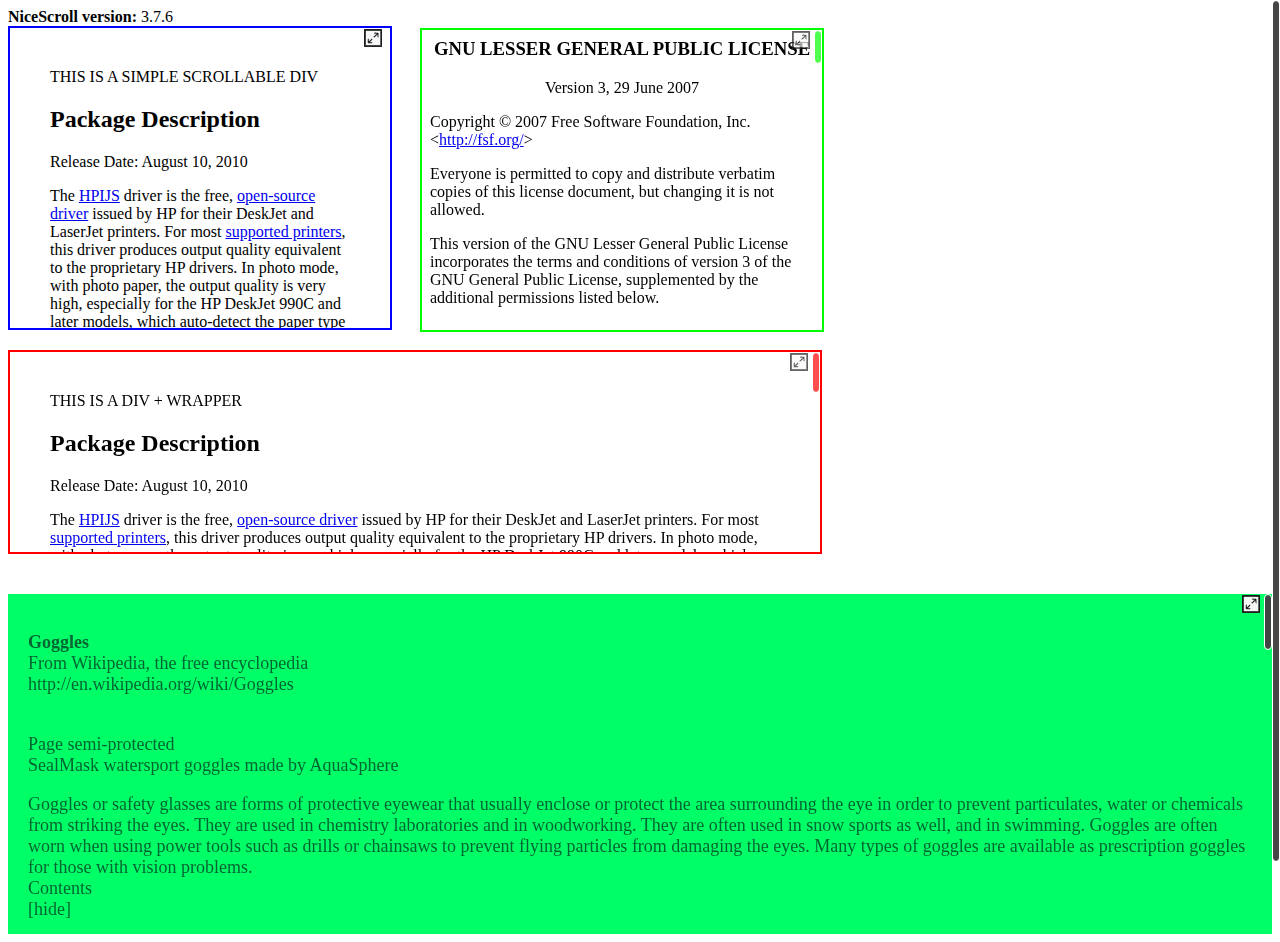
<file: jquery.nicescroll-3.7.6/demo/index.html>
<!DOCTYPE html PUBLIC "-//W3C//DTD XHTML 1.0 Transitional//EN" "http://www.w3.org/TR/xhtml1/DTD/xhtml1-transitional.dtd">
<html xmlns="http://www.w3.org/1999/xhtml">
<head>
<meta http-equiv="Content-Type" content="text/html; charset=utf-8" />
<title>jQuery NiceScroll Test Page</title>
<style type="text/css">
#boxscroll {
	padding: 40px;
	height: 220px;
	width: 300px;
	border: 2px solid #00F;
	overflow: auto;
  margin-bottom:20px;
}
#boxscroll2 {
	padding: 40px;
	height: 120px;
	width: 730px;
	border: 2px solid #F00;
	overflow: auto;
}
#boxscroll3 {
	overflow: hidden;
}
#boxframe {
	position:absolute;
	top:28px;
	left:420px;
	width:400px;
	height:300px;
	overflow:auto;
	border: 2px solid #0F0;
}
#boxscroll4 {
	height: 300px;
	margin-top: 40px;
	background-color: #00FF66;
	font-family: Georgia, "Times New Roman", Times, serif;
	font-size: 18px;
	padding: 20px;
	color: #006633;
	overflow: auto;
}
</style>

<script src="https://code.jquery.com/jquery-1.12.4.min.js"></script>
<script src="js/jquery.nicescroll.min.js"></script>

<script>
  $(document).ready(function() {
  
	var nice = $("html").niceScroll();  // The document page (body)
	
	$("#div1").html($("#div1").html()+' '+nice.version);
    
    $("#boxscroll").niceScroll({cursorborder:"",cursorcolor:"#00F",boxzoom:true}); // First scrollable DIV

    $("#boxscroll2").niceScroll("#contentscroll2",{cursorcolor:"#F00",cursoropacitymax:0.7,boxzoom:true,touchbehavior:true});  // Second scrollable DIV
    $("#boxframe").niceScroll("#boxscroll3",{cursorcolor:"#0F0",cursoropacitymax:0.7,boxzoom:true,touchbehavior:true});  // This is an IFrame (iPad compatible)
	
    $("#boxscroll4").niceScroll("#boxscroll4 .wrapper",{boxzoom:true});  // hw acceleration enabled when using wrapper
    
  });
</script>

<meta name="viewport" content="user-scalable=no" />

</head>

<body>

<div id="div1"><strong>NiceScroll version:</strong></div>

<div id="boxscroll">
THIS IS A SIMPLE SCROLLABLE DIV
  <h2> Package Description </h2>
  <p>Release Date: August 10, 2010</p>
  <p>The <a title="http://www.openprinting.org/show_driver.cgi?driver=hpijs" rel="nofollow" href="http://www.openprinting.org/show_driver.cgi?driver=hpijs">HPIJS</a> driver is the free, <a title="http://hplipopensource.com/hplip-web/index.html" rel="nofollow" href="http://hplipopensource.com/hplip-web/index.html">open-source driver</a> issued by HP for their DeskJet and LaserJet printers. For most <a title="" href="http://www.linuxfoundation.org/collaborate/workgroups/openprinting/macosx/hpijs#Printers">supported printers</a>,   this driver produces output quality equivalent to the proprietary HP   drivers. In photo mode, with photo paper, the output quality is very   high, especially for the HP DeskJet 990C and later models, which   auto-detect the paper type in hardware. Photo printing is fully   supported in the newer 6- and 7-ink models.</p>
  <p>A major advantage of using this driver over those supplied by HP is   the direct interface between HPIJS and the native CUPS spooler, which   allows printing from any printer over any available connection such as   USB, AppleTalk, TCP/IP (via LPD and IPP), HP JetDirect, and shared   windows printers via SAMBA. Additionally, this driver utilizes the   existing Mac OS X USB &quot;backend&quot; and thus does not install any software   that might interfere with standard USB operation.</p>
  <p>Please note:</p>
  <ul>
    <li>HP does not provide any support for HPLIP or HPIJS on the Mac OS X platform.</li>
    <li><a href="http://www.linuxfoundation.org/en/OpenPrinting/MacOSX/hpijs-USB">Several HP USB devices</a> may not print successfully over the standard Mac OS X USB &quot;backend&quot;. Please <a href="http://www.linuxfoundation.org/en/OpenPrinting/MacOSX/hpijs-USB">see this note</a> for more information.</li>
  </ul>
  <h2>Release Notes</h2>
  <ul>
    <li>This release fixes a problem with the PPDs that caused many job   options such as page orientation, color/grayscale mode, duplex printing,   etc. to fail.</li>
    <li>HPIJS is HP's universal printer driver for most of their   non-PostScript printers. It comes as a part of HPLIP, HP Linux Imaging   and Printing.</li>
    <li>The PPDs for HP printers are now sourced from the HPLIP package rather than the OpenPrinting.org database.</li>
    <li>PPDs for printers from other manufacturers are provided by OpenPrinting.org.</li>
    <li>Some printers are only partially supported.  Printers such as<br />
      HP LaserJet 1022<br />
      HP LaserJet p1505n<br />
      HP LaserJet p12014<br />
      HP LaserJet p2035<br />
      require a proprietary plug-in for full support.  This package does not contain or support such plug-ins.</li>
  </ul>
  <p><a name="Printer_Set_Up_Instructions" id="Printer_Set_Up_Instructions"></a></p>
  <h2> Printer Set Up Instructions </h2>
  <p>To add a printer queue, Leopard (Mac OS X 10.5.x) users should use   the Print &amp; Fax from System Preferences. Click on the + (plus) icon   at the lower left. A new window will open. In that window, click the   Default Browser icon at the top left. Highlight your printer in the   section below. Use the &quot;Print Using&quot; pop-up menu near the bottom of the   window to select the correct PPD for your printer and click Add.</p>
  <p>Tiger users should open the Printer Setup Utility and click on the   Add icon at the top of the Printer List window. A new window will open.   In that window, click the Default Browser icon at the top left.   Highlight your printer in the section below. Use the &quot;Print Using&quot;   pop-up menu near the bottom of the window to select the correct PPD for   your printer and click Add.</p>
  <p>Jaguar (OS X 10.2.x) and Panther (OS X 10.3.x) users should open   Print Center (Jaguar) or Printer Setup Utility (Panther), hold down the   Option key, and click the Add Printer button in the Print Center   toolbar. Within the setup sheet, choose Advanced from the top popup   menu; then in the &quot;Device:&quot; popup menu select your printer by name (it   should be the last item in the menu list). Finally, select the correct   PPD from the model browser and click Add.</p>
</div>

<div id="boxscroll2">
  <div id="contentscroll2">
    THIS IS A DIV + WRAPPER
    <h2>Package Description </h2>
    <p>Release Date: August 10, 2010</p>
    <p>The <a title="http://www.openprinting.org/show_driver.cgi?driver=hpijs" rel="nofollow" href="http://www.openprinting.org/show_driver.cgi?driver=hpijs">HPIJS</a> driver is the free, <a title="http://hplipopensource.com/hplip-web/index.html" rel="nofollow" href="http://hplipopensource.com/hplip-web/index.html">open-source driver</a> issued by HP for their DeskJet and LaserJet printers. For most <a title="" href="http://www.linuxfoundation.org/collaborate/workgroups/openprinting/macosx/hpijs#Printers">supported printers</a>,   this driver produces output quality equivalent to the proprietary HP   drivers. In photo mode, with photo paper, the output quality is very   high, especially for the HP DeskJet 990C and later models, which   auto-detect the paper type in hardware. Photo printing is fully   supported in the newer 6- and 7-ink models.</p>
    <p>A major advantage of using this driver over those supplied by HP is   the direct interface between HPIJS and the native CUPS spooler, which   allows printing from any printer over any available connection such as   USB, AppleTalk, TCP/IP (via LPD and IPP), HP JetDirect, and shared   windows printers via SAMBA. Additionally, this driver utilizes the   existing Mac OS X USB &quot;backend&quot; and thus does not install any software   that might interfere with standard USB operation.</p>
    <p>Please note:</p>
    <ul>
      <li>HP does not provide any support for HPLIP or HPIJS on the Mac OS X platform.</li>
      <li><a href="http://www.linuxfoundation.org/en/OpenPrinting/MacOSX/hpijs-USB">Several HP USB devices</a> may not print successfully over the standard Mac OS X USB &quot;backend&quot;. Please <a href="http://www.linuxfoundation.org/en/OpenPrinting/MacOSX/hpijs-USB">see this note</a> for more information.</li>
    </ul>
    <h2>Release Notes</h2>
    <ul>
      <li>This release fixes a problem with the PPDs that caused many job   options such as page orientation, color/grayscale mode, duplex printing,   etc. to fail.</li>
      <li>HPIJS is HP's universal printer driver for most of their   non-PostScript printers. It comes as a part of HPLIP, HP Linux Imaging   and Printing.</li>
      <li>The PPDs for HP printers are now sourced from the HPLIP package rather than the OpenPrinting.org database.</li>
      <li>PPDs for printers from other manufacturers are provided by OpenPrinting.org.</li>
      <li>Some printers are only partially supported.  Printers such as<br />
        HP LaserJet 1022<br />
        HP LaserJet p1505n<br />
        HP LaserJet p12014<br />
        HP LaserJet p2035<br />
        require a proprietary plug-in for full support.  This package does not contain or support such plug-ins.</li>
    </ul>
    <p><a name="Printer_Set_Up_Instructions" id="Printer_Set_Up_Instructions"></a></p>
    <h2> Printer Set Up Instructions </h2>
    <p>To add a printer queue, Leopard (Mac OS X 10.5.x) users should use   the Print &amp; Fax from System Preferences. Click on the + (plus) icon   at the lower left. A new window will open. In that window, click the   Default Browser icon at the top left. Highlight your printer in the   section below. Use the &quot;Print Using&quot; pop-up menu near the bottom of the   window to select the correct PPD for your printer and click Add.</p>
    <p>Tiger users should open the Printer Setup Utility and click on the   Add icon at the top of the Printer List window. A new window will open.   In that window, click the Default Browser icon at the top left.   Highlight your printer in the section below. Use the &quot;Print Using&quot;   pop-up menu near the bottom of the window to select the correct PPD for   your printer and click Add.</p>
    <p>Jaguar (OS X 10.2.x) and Panther (OS X 10.3.x) users should open   Print Center (Jaguar) or Printer Setup Utility (Panther), hold down the   Option key, and click the Add Printer button in the Print Center   toolbar. Within the setup sheet, choose Advanced from the top popup   menu; then in the &quot;Device:&quot; popup menu select your printer by name (it   should be the last item in the menu list). Finally, select the correct   PPD from the model browser and click Add.</p>
  </div>
</div>

<div id="boxframe">
<iframe id="boxscroll3" src="iframe/lgpl-3.0-standalone.html" height="100%" width="100%" frameborder="0" onload="$(this).height($(this).contents().height());"></iframe>
</div>


<div id="boxscroll4">
<div class="wrapper">
  <p><strong>Goggles</strong><br />
    From Wikipedia, the free encyclopedia<br />
  http://en.wikipedia.org/wiki/Goggles</p>
  <p><br />
    Page semi-protected<br />
    SealMask watersport goggles made by AquaSphere</p>
  <p>Goggles or safety glasses are forms of protective eyewear that usually enclose or protect the area surrounding the eye in order to prevent particulates, water or chemicals from striking the eyes. They are used in chemistry laboratories and in woodworking. They are often used in snow sports as well, and in swimming. Goggles are often worn when using power tools such as drills or chainsaws to prevent flying particles from damaging the eyes. Many types of goggles are available as prescription goggles for those with vision problems.<br />
    Contents<br />
    [hide] </p>
  <p> 1 History<br />
    2 Types<br />
    3 Fashion<br />
    4 Non-human<br />
    5 See also<br />
    6 References</p>
  <p>History</p>
  <p>The Eskimos carved Inuit snow goggles from caribou antler, and wood and shell, to help prevent snow blindness. The goggles were curved to fit the user's face and had a large groove cut in the back to allow for the nose. A long thin slit was cut through the goggles to allow in a small amount of light, diminishing subsequent ultraviolet rays. The goggles were held to the head by a cord made of caribou sinew.</p>
  <p>In the early 20th century, goggles were worn by drivers of uncovered cars to prevent irritation of the eyes by dust or wind. [1] Likewise in the first ten years after the invention of the airplane in 1903 goggles became a necessity as wind blow became more severe as aircraft speeds increased and as protection against bugstrikes at high altitudes. The first pilot to wear goggles was probably Charles Manly in his failed attempt to fly Samuel Langley's aerodrome in 1903.</p>
  <p> Traditional Inuit goggles used to combat snow blindness</p>
  <p> Metal nenets goggles</p>
  <p> Blowtorching goggles and safety helmet</p>
  <p> Swimming goggles</p>
  <p>Types</p>
  <p>The requirements for goggles varies depending on the use. Some examples:</p>
  <p> Cold weather: Most modern cold-weather goggles have two layers of lens to prevent the interior from becoming &quot;foggy&quot;. With only a single lens, the interior water vapor condenses onto the lens because the lens is colder than the vapor, although anti-fog agents can be used. The reasoning behind dual layer lens is that the inner lens will be warm while the outer lens will be cold. As long as the temperature of the inner lens is close to that of the interior water vapor, the vapor should not condense. However, if water vapor gets between the layers of the lens, condensation can occur between the lenses and is almost impossible to get rid of; thus, properly constructed and maintained dual-layer lenses should be air-tight to prevent water vapor from getting in between the lenses.<br />
    Swimming: Must be watertight to prevent water, such as salt water when swimming in the ocean, or chlorinated water when swimming in a pool, from irritating the eyes or blurring vision. Allows swimmers to see clearly underwater. They will not be usable more than a few feet underwater, because the water pressure will press them tightly against the face. Examples of these include the Swedish goggles.<br />
    Power tools: Must be made of an unbreakable material that prevents chunks of metal, wood, plastic, concrete, and so on from hitting or piercing the eye. Usually has some sort of ventilation to prevent sweat from building up inside the goggles and fogging the surface.<br />
    Blowtorch goggles: These protect the eyes from glare and flying sparks and hot metal splashes while using or near as blowtorch. They are not the correct filters for arc welding.<br />
    Welding goggles: Includes all goggles for eye protection during welding or cutting. They provide protection against debris, the heat from welding, and, with the proper filters, the optical radiation resulting from the welding, which can otherwise cause arc eye.<br />
    Motorcycle riding and other open-air activities: Prevents insects, dust, and so on from hitting the eyes.<br />
    Laboratory and research: Combines impact resistance with side shields to prevent chemical splashes reaching the eyes. May also include laser protection which would be covered by EN 207 (Europe) and ANSI Z 136 (United States). Examples of these include red adaptation goggles.<br />
    Racquetball: Protect the eyes from racquets swinging in an enclosed area and from impact from hard rubber ball.<br />
    Winter sports: Protect the eyes from glare and from icy particles flying up from the ground.<br />
    Astronomy and meteorology: dark adaptor goggles are used before going outside at night, in order to help the eyes adapt to the dark.<br />
    Basketball: Several NBA players have worn goggles during play, including Kareem Abdul-Jabbar, James Worthy, Horace Grant, Kurt Rambis and Amar'e Stoudemire; they prevent a fellow player from scratching or hitting the eyes when trying to grab the basketball.<br />
    Aviation: In open cockpit aircraft, such as old biplanes, aviators, such as Amelia Earhart and Charles Kingsford Smith, would wear goggles to help protect from the wind and are still in use today. Examples of these include the AN-6530 goggles.<br />
    Virtual reality: A virtual reality headset, sometimes called &quot;goggles&quot;, is a wrap-around visual interface to display computer output. Commonly the computer display information is presented as a three-dimensional representation of real-world environments.</p>
  <p>Fashion</p>
  <p>Goggles are often worn as a fashion statement in certain subcultures, most often as part of the cybergoth subculture. They are usually worn over the eyes or up on the forehead to secure 'falls': a type of long, often brightly-coloured, synthetic hairpiece. Fans of the steampunk genre or subculture also frequently wear steampunk-styled goggles, particularly when performing in a live action role-playing game.</p>
  <p>Goggles are also frequently used by anime and manga characters as a fashion statement. For example, it is an idiosyncrasy of team leader characters in the Digimon anime to wear goggles. Other notable characters who wear goggles are the young Naruto Uzumaki and Konohamaru from Naruto, Matt from Death Note and Usopp from One Piece.<br />
    Non-human<br />
    Bullfighting horse wearing eye protection<br />
    A US Military working dog attached to a helicopter hoist in Afghanistan.</p>
  <p>Goggles are available for horses used in speed sports such as horse racing.[2] In some traditions of horse mounted bullfighting, the horse may wear a protective cloth over its eyes.</p>
  <p>Goggles have been used on military working dogs, for protection in harsh conditions, such as sandstorms and rotorwash from helicopters. One of the brands of these types of goggles are Doggles.<br />
    See also<br />
    Wikimedia Commons has media related to: Goggles</p>
  <p> Ballistic Eye Wear<br />
    Beer goggles<br />
    Google Goggles<br />
    Night vision device<br />
    Personal protective equipment<br />
    Safety engineering<br />
    Visor</p>
  <p>References</p>
  <p> ^ Alfred C. Harmsworth (1904). Motors and Motor-driving.<br />
    ^ Landers T. A. (2006) Professional Care of the Racehorse, Revised Edition: A Guide to Grooming, Feeding, and Handling the Equine Athlete. Blood Horse Publications. 308 pages. Page 138.</p>
  <p></p>
</div>
</div>

</body>
</html>
</file>
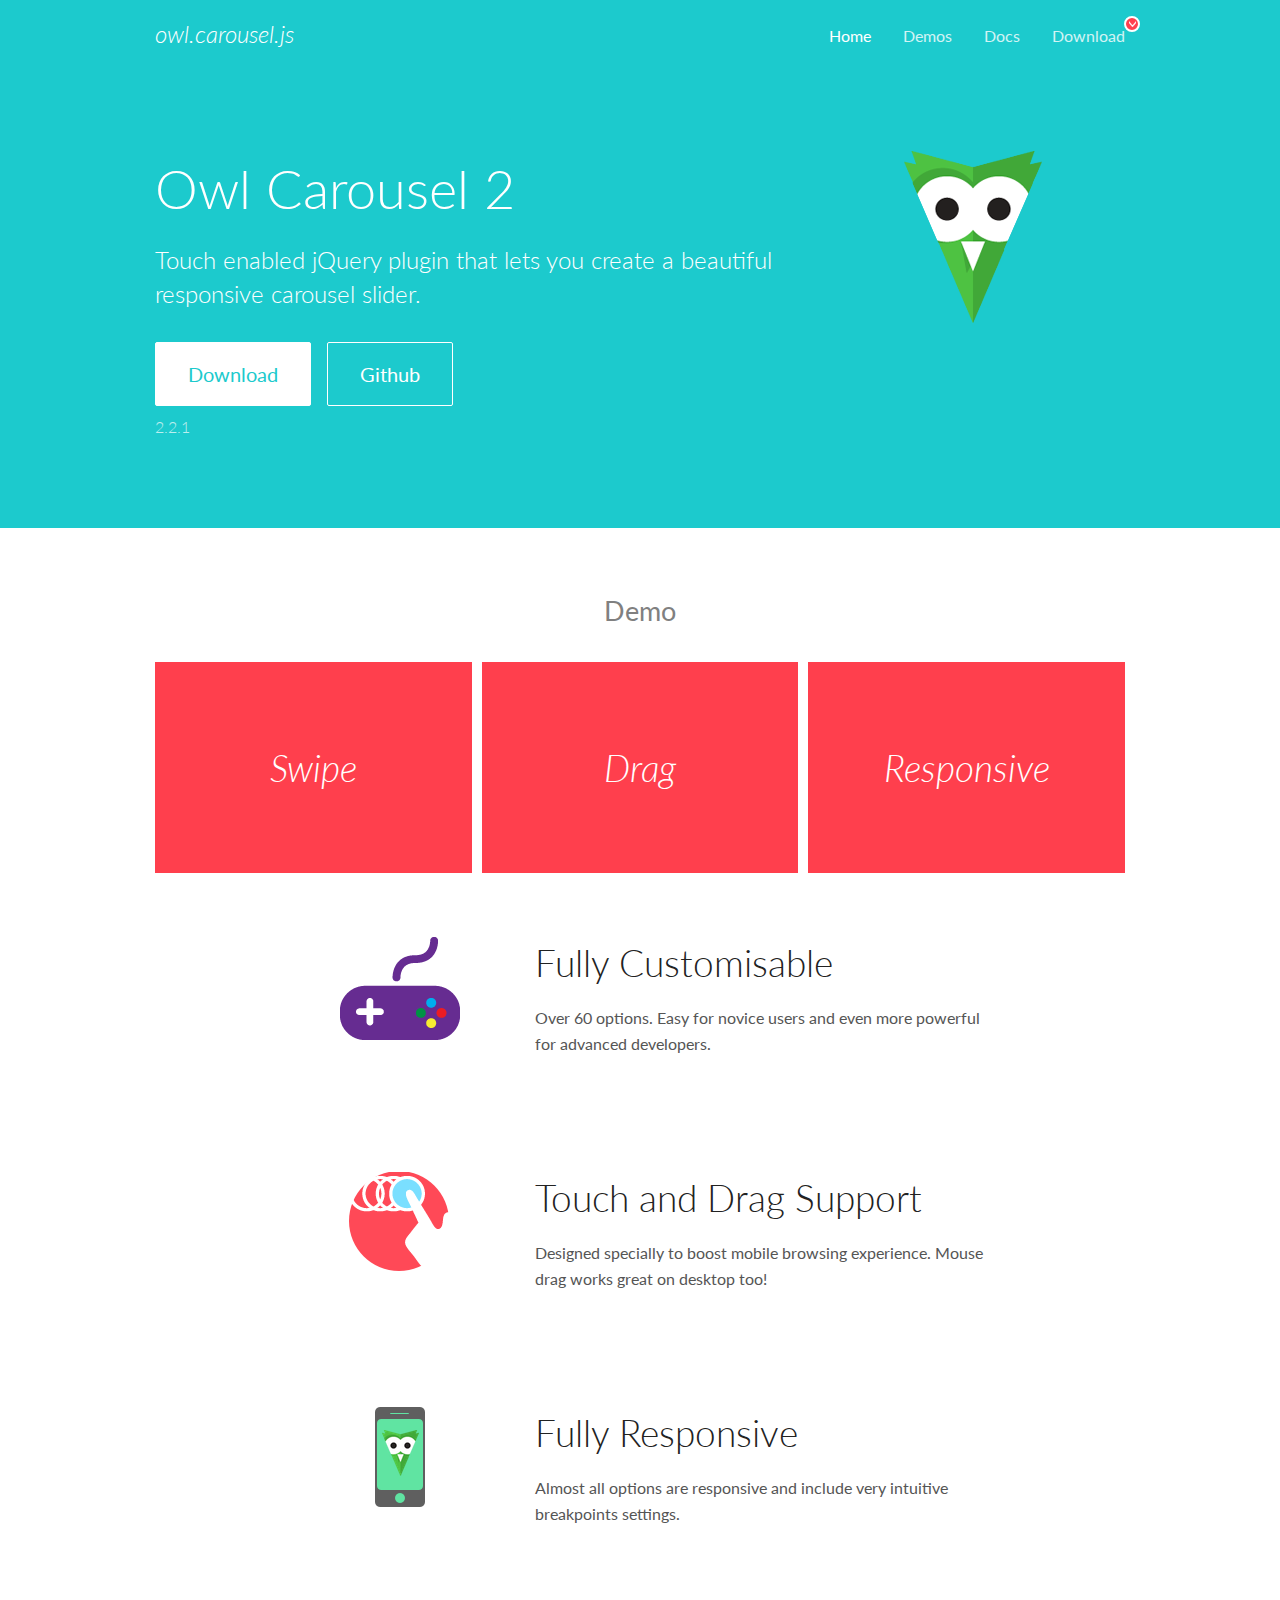
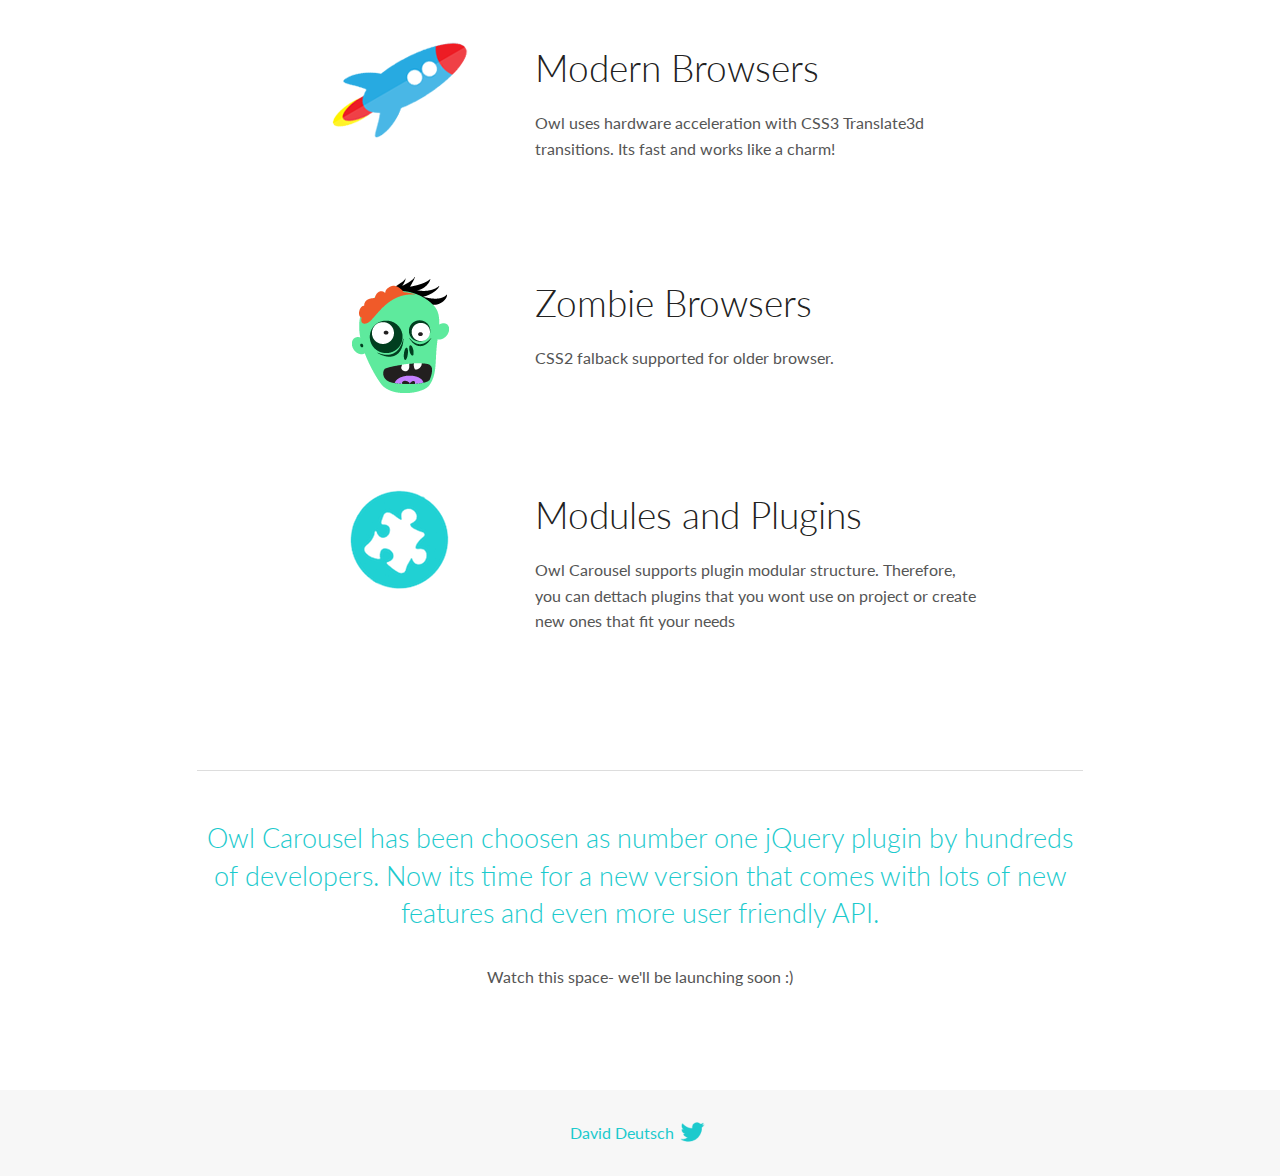
<file: OwlCarousel2-2.2.1/docs/index.html>
<!DOCTYPE html>
<html lang="en">
  <head>

    <!-- head -->
    <meta charset="utf-8">
    <meta name="msapplication-tap-highlight" content="no" />
    <meta name="viewport" content="width=device-width, initial-scale=1.0" />
    <meta name="description" content="Touch enabled jQuery plugin that lets you create beautiful responsive carousel slider.">
    <meta name="author" content="David Deutsch">
    <title>
      Home | Owl Carousel | 2.2.1
    </title>

    <!-- Stylesheets -->
    <link href='https://fonts.googleapis.com/css?family=Lato:300,400,700,400italic,300italic' rel='stylesheet' type='text/css'>
    <link rel="stylesheet" href="assets/css/docs.theme.min.css">

    <!-- Owl Stylesheets -->
    <link rel="stylesheet" href="assets/owlcarousel/assets/owl.carousel.min.css">
    <link rel="stylesheet" href="assets/owlcarousel/assets/owl.theme.default.min.css">

    <!-- HTML5 shim and Respond.js IE8 support of HTML5 elements and media queries -->

    <!--[if lt IE 9]>
      <script src="https://oss.maxcdn.com/libs/html5shiv/3.7.0/html5shiv.js"></script>
      <script src="https://oss.maxcdn.com/libs/respond.js/1.3.0/respond.min.js"></script>
    <![endif]-->

    <!-- Favicons -->
    <link rel="apple-touch-icon-precomposed" sizes="144x144" href="assets/ico/apple-touch-icon-144-precomposed.png">
    <link rel="shortcut icon" href="assets/ico/favicon.png">
    <link rel="shortcut icon" href="favicon.ico">

    <!-- Yeah i know js should not be in header. Its required for demos.-->

    <!-- javascript -->
    <script src="assets/vendors/jquery.min.js"></script>
    <script src="assets/owlcarousel/owl.carousel.js"></script>
  </head>
  <body>

    <!-- header -->
    <header class="header">
      <div class="row">
        <div class="large-12 columns">
          <div class="brand left">
            <h3>
              <a href="/OwlCarousel2/">owl.carousel.js</a> 
            </h3>
          </div>
          <a id="toggle-nav" class="right">
            <span></span> <span></span> <span></span> 
          </a> 
          <div class="nav-bar">
            <ul class="clearfix">
              <li class="active">
                <a href="/OwlCarousel2/index.html">Home</a> 
              </li>
              <li> <a href="/OwlCarousel2/demos/demos.html">Demos</a>  </li>
              <li> <a href="/OwlCarousel2/docs/started-welcome.html">Docs</a>  </li>
              <li>
                <a href="https://github.com/OwlCarousel2/OwlCarousel2/archive/2.2.1.zip">Download</a> 
                <span class="download"></span> 
              </li>
            </ul>
          </div>
        </div>
      </div>
    </header>

    <!-- home panel -->
    <section id="hero">
      <div class="row">
        <div class="large-8 medium-8 columns">
          <h1>Owl Carousel 2</h1>
          <h4>Touch enabled jQuery plugin that lets you create a beautiful responsive carousel slider.</h4>
          <a href="https://github.com/OwlCarousel2/OwlCarousel2/archive/2.2.1.zip" class="hero-button">Download</a> 
          <a href="https://github.com/OwlCarousel2/OwlCarousel2" class="hero-button outline">Github</a> 
          <p>2.2.1</p>
        </div>
        <div class="large-4 medium-4 columns">
          <img class="owl-logo" src="assets/img/owl-logo.png" alt="mr. Owl">
        </div>
      </div>
    </section>

    <!-- body -->
    <div class="home-demo">
      <div class="row">
        <div class="large-12 columns">
          <h3>Demo</h3>
          <div class="owl-carousel">
            <div class="item">
              <h2>Swipe</h2>
            </div>
            <div class="item">
              <h2>Drag</h2>
            </div>
            <div class="item">
              <h2>Responsive</h2>
            </div>
            <div class="item">
              <h2>CSS3</h2>
            </div>
            <div class="item">
              <h2>Fast</h2>
            </div>
            <div class="item">
              <h2>Easy</h2>
            </div>
            <div class="item">
              <h2>Free</h2>
            </div>
            <div class="item">
              <h2>Upgradable</h2>
            </div>
            <div class="item">
              <h2>Tons of options</h2>
            </div>
            <div class="item">
              <h2>Infinity</h2>
            </div>
            <div class="item">
              <h2>Auto Width</h2>
            </div>
          </div>
        </div>
      </div>
    </div>
    <script>
      var owl = $('.owl-carousel');
      owl.owlCarousel({
        margin: 10,
        loop: true,
        responsive: {
          0: {
            items: 1
          },
          600: {
            items: 2
          },
          1000: {
            items: 3
          }
        }
      })
    </script>

    <!-- features -->
    <div id="features">
      <div class="row">
        <div class="small-12 medium-9 small-centered columns">
          <section class="row feature">
            <div class="medium-4 small-12 columns">
              <img src="assets/img/feature-options.png" alt="">
            </div>
            <div class="medium-8 small-12 columns">
              <h2>Fully Customisable</h2>
              <p>Over 60 options. Easy for novice users and even more powerful for advanced developers.</p>
            </div>
          </section>
          <section class="row feature">
            <div class="medium-4 small-12 columns">
              <img src="assets/img/feature-drag.png" alt="">
            </div>
            <div class="medium-8 small-12 columns">
              <h2>Touch and Drag Support</h2>
              <p>Designed specially to boost mobile browsing experience. Mouse drag works great on desktop too!</p>
            </div>
          </section>
          <section class="row feature">
            <div class="medium-4 small-12 columns">
              <img src="assets/img/feature-responsive.png" alt="">
            </div>
            <div class="medium-8 small-12 columns">
              <h2>Fully Responsive</h2>
              <p>Almost all options are responsive and include very intuitive breakpoints settings.</p>
            </div>
          </section>
          <section class="row feature">
            <div class="medium-4 small-12 columns">
              <img src="assets/img/feature-modern.png" alt="">
            </div>
            <div class="medium-8 small-12 columns">
              <h2>Modern Browsers</h2>
              <p>Owl uses hardware acceleration with CSS3 Translate3d transitions. Its fast and works like a charm! </p>
            </div>
          </section>
          <section class="row feature">
            <div class="medium-4 small-12 columns">
              <img src="assets/img/feature-zombie.png" alt="">
            </div>
            <div class="medium-8 small-12 columns">
              <h2>Zombie Browsers</h2>
              <p>CSS2 falback supported for older browser.</p>
            </div>
          </section>
          <section class="row feature">
            <div class="medium-4 small-12 columns">
              <img src="assets/img/feature-module.png" alt="">
            </div>
            <div class="medium-8 small-12 columns">
              <h2>Modules and Plugins</h2>
              <p>Owl Carousel supports plugin modular structure. Therefore, you can dettach plugins that you wont use on project or create new ones that fit your needs</p>
            </div>
          </section>
        </div>
      </div>
    </div>

    <!-- footer -->
    <section id="teaser-text">
      <div class="row">
        <div class="small-12 medium-11 small-centered columns">
          <hr>
          <h3 id="owl-carousel-has-been-choosen-as-number-one-jquery-plugin-by-hundreds-of-developers-now-its-time-for-a-new-version-that-comes-with-lots-of-new-features-and-even-more-user-friendly-api-">Owl Carousel has been choosen as number one jQuery plugin by hundreds of developers. Now its time for a new version that comes with lots of new features and even more user friendly API.</h3>
          <p>Watch this space- we&#39;ll be launching soon :)</p>
        </div>
      </div>
    </section>

    <!-- footer -->
    <footer class="footer">
      <div class="row">
        <div class="large-12 columns">
          <h5>
            <a href="/OwlCarousel2/docs/support-contact.html">David Deutsch</a> 
            <a id="custom-tweet-button" href="https://twitter.com/share?url=https://github.com/OwlCarousel2/OwlCarousel2&text=Owl Carousel - This is so awesome! " target="_blank"></a> 
          </h5>
        </div>
      </div>
    </footer>

    <!-- vendors -->
    <script src="assets/vendors/highlight.js"></script>
    <script src="assets/js/app.js"></script>
  </body>
</html>
</file>
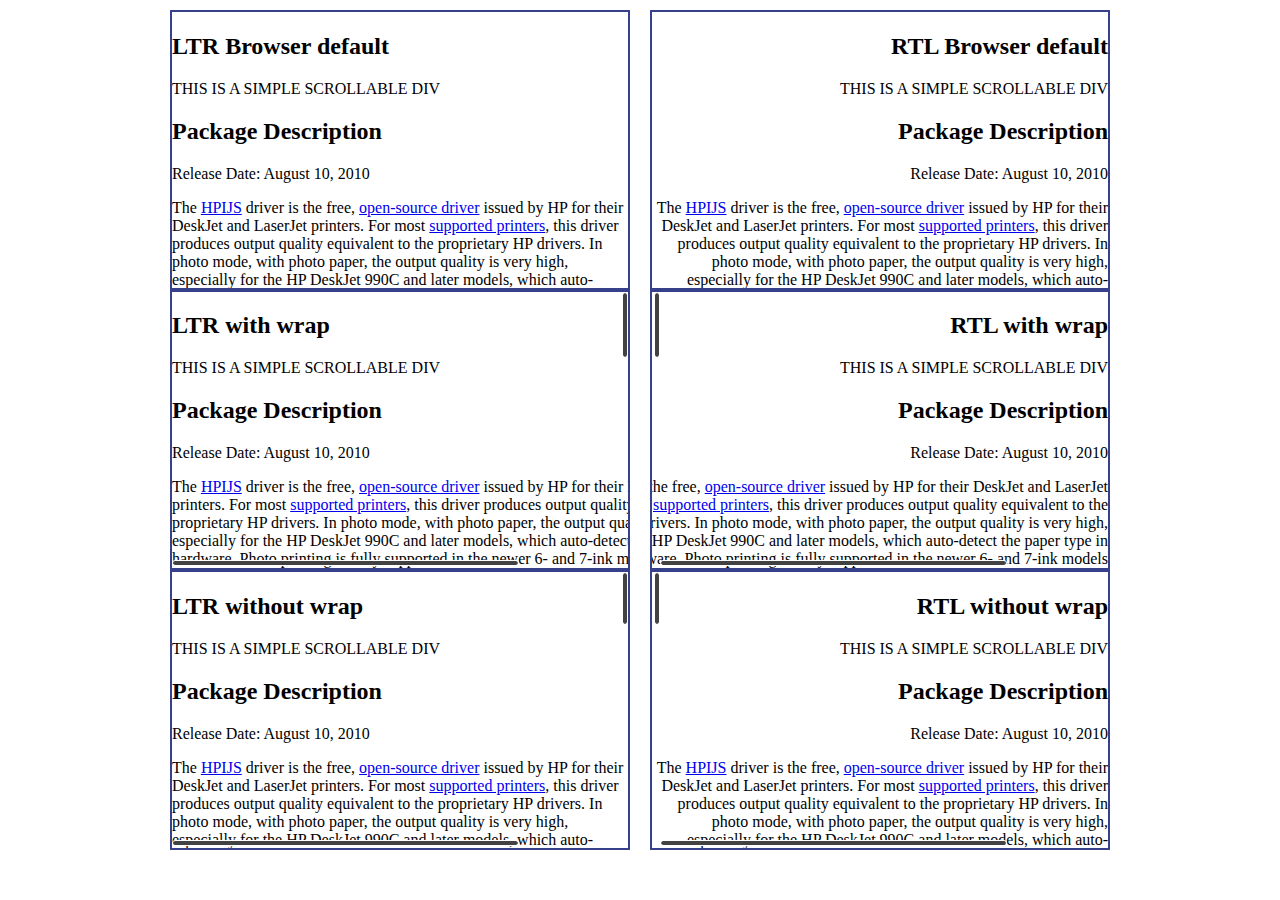
<file: jquery.nicescroll-3.7.6/demo/rtlmode/index.html>
<!DOCTYPE html>
<html xmlns="http://www.w3.org/1999/xhtml">
<head>
<meta http-equiv="Content-Type" content="text/html; charset=utf-8" />
<title>jQuery NiceScroll Test Page</title>
<style>
    *{
        -moz-box-sizing: border-box;
        -webkit-box-sizing: border-box;
        -ms-box-sizing: border-box;
        -o-box-sizing: border-box;
        box-sizing: border-box;
    }
    .main{
        width:960px;
        margin:0 auto;
    }
    .row{
        margin:10px 0;
    }
    .row:after,
    .row:before{
        content:'';
        display: table;
    }
    .row > div{
        float: right;
        width:460px;
        height: 280px;
        margin:0 10px;
        border:solid 2px #37418b;
        overflow: hidden;
    }

    .too-long{
        width:600px;
        min-height: 1px;
    }

    .row > div .wrap{
        width:600px;
    }

    #rtl-native,
    #rtl-test,
    #rtl-test-nowrap{
        direction: rtl;
    }

    #ltr-native,
    #ltr-test,
    #ltr-test-nowrap{
        direction: ltr;
    }

    #ltr-native,
    #rtl-native{
        overflow: scroll;
    }

</style>
<script src="//code.jquery.com/jquery-1.11.3.min.js"></script>
<script src="../../jquery.nicescroll.min.js"></script>

<script>
  $(document).ready(function() {
  
	var nice = $("html").niceScroll();  // The document page (body)
	

	// because of some bugs in hw acceleration when using wrapper in rtl mode, disbale hw acceleration
    $("#rtl-test").niceScroll('#rtl-test .wrap',{railalign:'left',rtlmode:true,hwacceleration:false});

    $("#rtl-test-nowrap").niceScroll({railalign:'left',rtlmode:true});

    $("#ltr-test").niceScroll('#ltr-test .wrap');

    $("#ltr-test-nowrap").niceScroll();
    
  });
</script>

<meta name="viewport" content="user-scalable=no" />

</head>

<body style="direction:rtl;">
    <div class="main">

        <div class="row">

            <div id="rtl-native">
                <div class="too-long"></div>
                <h2>RTL Browser default</h2>
                THIS IS A SIMPLE SCROLLABLE DIV
                <h2> Package Description </h2>
                <p>Release Date: August 10, 2010</p>
                <p>The <a title="http://www.openprinting.org/show_driver.cgi?driver=hpijs" rel="nofollow" href="http://www.openprinting.org/show_driver.cgi?driver=hpijs">HPIJS</a> driver is the free, <a title="http://hplipopensource.com/hplip-web/index.html" rel="nofollow" href="http://hplipopensource.com/hplip-web/index.html">open-source driver</a> issued by HP for their DeskJet and LaserJet printers. For most <a title="" href="http://www.linuxfoundation.org/collaborate/workgroups/openprinting/macosx/hpijs#Printers">supported printers</a>,   this driver produces output quality equivalent to the proprietary HP   drivers. In photo mode, with photo paper, the output quality is very   high, especially for the HP DeskJet 990C and later models, which   auto-detect the paper type in hardware. Photo printing is fully   supported in the newer 6- and 7-ink models.</p>
                <p>A major advantage of using this driver over those supplied by HP is   the direct interface between HPIJS and the native CUPS spooler, which   allows printing from any printer over any available connection such as   USB, AppleTalk, TCP/IP (via LPD and IPP), HP JetDirect, and shared   windows printers via SAMBA. Additionally, this driver utilizes the   existing Mac OS X USB &quot;backend&quot; and thus does not install any software   that might interfere with standard USB operation.</p>
                <p>Please note:</p>
                <ul>
                    <li>HP does not provide any support for HPLIP or HPIJS on the Mac OS X platform.</li>
                    <li><a href="http://www.linuxfoundation.org/en/OpenPrinting/MacOSX/hpijs-USB">Several HP USB devices</a> may not print successfully over the standard Mac OS X USB &quot;backend&quot;. Please <a href="http://www.linuxfoundation.org/en/OpenPrinting/MacOSX/hpijs-USB">see this note</a> for more information.</li>
                </ul>
                <h2>Release Notes</h2>
                <ul>
                    <li>This release fixes a problem with the PPDs that caused many job   options such as page orientation, color/grayscale mode, duplex printing,   etc. to fail.</li>
                    <li>HPIJS is HP's universal printer driver for most of their   non-PostScript printers. It comes as a part of HPLIP, HP Linux Imaging   and Printing.</li>
                    <li>The PPDs for HP printers are now sourced from the HPLIP package rather than the OpenPrinting.org database.</li>
                    <li>PPDs for printers from other manufacturers are provided by OpenPrinting.org.</li>
                    <li>Some printers are only partially supported.  Printers such as<br />
                        HP LaserJet 1022<br />
                        HP LaserJet p1505n<br />
                        HP LaserJet p12014<br />
                        HP LaserJet p2035<br />
                        require a proprietary plug-in for full support.  This package does not contain or support such plug-ins.</li>
                </ul>
                <p><a name="Printer_Set_Up_Instructions" ></a></p>
                <h2> Printer Set Up Instructions </h2>
                <p>To add a printer queue, Leopard (Mac OS X 10.5.x) users should use   the Print &amp; Fax from System Preferences. Click on the + (plus) icon   at the lower left. A new window will open. In that window, click the   Default Browser icon at the top left. Highlight your printer in the   section below. Use the &quot;Print Using&quot; pop-up menu near the bottom of the   window to select the correct PPD for your printer and click Add.</p>
                <p>Tiger users should open the Printer Setup Utility and click on the   Add icon at the top of the Printer List window. A new window will open.   In that window, click the Default Browser icon at the top left.   Highlight your printer in the section below. Use the &quot;Print Using&quot;   pop-up menu near the bottom of the window to select the correct PPD for   your printer and click Add.</p>
                <p>Jaguar (OS X 10.2.x) and Panther (OS X 10.3.x) users should open   Print Center (Jaguar) or Printer Setup Utility (Panther), hold down the   Option key, and click the Add Printer button in the Print Center   toolbar. Within the setup sheet, choose Advanced from the top popup   menu; then in the &quot;Device:&quot; popup menu select your printer by name (it   should be the last item in the menu list). Finally, select the correct   PPD from the model browser and click Add.</p>
            </div>

            <div id="ltr-native">
                <div class="too-long"></div>
                <h2>LTR Browser default</h2>
                THIS IS A SIMPLE SCROLLABLE DIV
                <h2> Package Description </h2>
                <p>Release Date: August 10, 2010</p>
                <p>The <a title="http://www.openprinting.org/show_driver.cgi?driver=hpijs" rel="nofollow" href="http://www.openprinting.org/show_driver.cgi?driver=hpijs">HPIJS</a> driver is the free, <a title="http://hplipopensource.com/hplip-web/index.html" rel="nofollow" href="http://hplipopensource.com/hplip-web/index.html">open-source driver</a> issued by HP for their DeskJet and LaserJet printers. For most <a title="" href="http://www.linuxfoundation.org/collaborate/workgroups/openprinting/macosx/hpijs#Printers">supported printers</a>,   this driver produces output quality equivalent to the proprietary HP   drivers. In photo mode, with photo paper, the output quality is very   high, especially for the HP DeskJet 990C and later models, which   auto-detect the paper type in hardware. Photo printing is fully   supported in the newer 6- and 7-ink models.</p>
                <p>A major advantage of using this driver over those supplied by HP is   the direct interface between HPIJS and the native CUPS spooler, which   allows printing from any printer over any available connection such as   USB, AppleTalk, TCP/IP (via LPD and IPP), HP JetDirect, and shared   windows printers via SAMBA. Additionally, this driver utilizes the   existing Mac OS X USB &quot;backend&quot; and thus does not install any software   that might interfere with standard USB operation.</p>
                <p>Please note:</p>
                <ul>
                    <li>HP does not provide any support for HPLIP or HPIJS on the Mac OS X platform.</li>
                    <li><a href="http://www.linuxfoundation.org/en/OpenPrinting/MacOSX/hpijs-USB">Several HP USB devices</a> may not print successfully over the standard Mac OS X USB &quot;backend&quot;. Please <a href="http://www.linuxfoundation.org/en/OpenPrinting/MacOSX/hpijs-USB">see this note</a> for more information.</li>
                </ul>
                <h2>Release Notes</h2>
                <ul>
                    <li>This release fixes a problem with the PPDs that caused many job   options such as page orientation, color/grayscale mode, duplex printing,   etc. to fail.</li>
                    <li>HPIJS is HP's universal printer driver for most of their   non-PostScript printers. It comes as a part of HPLIP, HP Linux Imaging   and Printing.</li>
                    <li>The PPDs for HP printers are now sourced from the HPLIP package rather than the OpenPrinting.org database.</li>
                    <li>PPDs for printers from other manufacturers are provided by OpenPrinting.org.</li>
                    <li>Some printers are only partially supported.  Printers such as<br />
                        HP LaserJet 1022<br />
                        HP LaserJet p1505n<br />
                        HP LaserJet p12014<br />
                        HP LaserJet p2035<br />
                        require a proprietary plug-in for full support.  This package does not contain or support such plug-ins.</li>
                </ul>
                <p><a></a></p>
                <h2> Printer Set Up Instructions </h2>
                <p>To add a printer queue, Leopard (Mac OS X 10.5.x) users should use   the Print &amp; Fax from System Preferences. Click on the + (plus) icon   at the lower left. A new window will open. In that window, click the   Default Browser icon at the top left. Highlight your printer in the   section below. Use the &quot;Print Using&quot; pop-up menu near the bottom of the   window to select the correct PPD for your printer and click Add.</p>
                <p>Tiger users should open the Printer Setup Utility and click on the   Add icon at the top of the Printer List window. A new window will open.   In that window, click the Default Browser icon at the top left.   Highlight your printer in the section below. Use the &quot;Print Using&quot;   pop-up menu near the bottom of the window to select the correct PPD for   your printer and click Add.</p>
                <p>Jaguar (OS X 10.2.x) and Panther (OS X 10.3.x) users should open   Print Center (Jaguar) or Printer Setup Utility (Panther), hold down the   Option key, and click the Add Printer button in the Print Center   toolbar. Within the setup sheet, choose Advanced from the top popup   menu; then in the &quot;Device:&quot; popup menu select your printer by name (it   should be the last item in the menu list). Finally, select the correct   PPD from the model browser and click Add.</p>
            </div>

        </div>
        <div class="row">

            <div id="rtl-test">
                <div class="wrap">
                    <h2>RTL with wrap</h2>
                    THIS IS A SIMPLE SCROLLABLE DIV
                    <h2> Package Description </h2>
                    <p>Release Date: August 10, 2010</p>
                    <p>The <a title="http://www.openprinting.org/show_driver.cgi?driver=hpijs" rel="nofollow" href="http://www.openprinting.org/show_driver.cgi?driver=hpijs">HPIJS</a> driver is the free, <a title="http://hplipopensource.com/hplip-web/index.html" rel="nofollow" href="http://hplipopensource.com/hplip-web/index.html">open-source driver</a> issued by HP for their DeskJet and LaserJet printers. For most <a title="" href="http://www.linuxfoundation.org/collaborate/workgroups/openprinting/macosx/hpijs#Printers">supported printers</a>,   this driver produces output quality equivalent to the proprietary HP   drivers. In photo mode, with photo paper, the output quality is very   high, especially for the HP DeskJet 990C and later models, which   auto-detect the paper type in hardware. Photo printing is fully   supported in the newer 6- and 7-ink models.</p>
                    <p>A major advantage of using this driver over those supplied by HP is   the direct interface between HPIJS and the native CUPS spooler, which   allows printing from any printer over any available connection such as   USB, AppleTalk, TCP/IP (via LPD and IPP), HP JetDirect, and shared   windows printers via SAMBA. Additionally, this driver utilizes the   existing Mac OS X USB &quot;backend&quot; and thus does not install any software   that might interfere with standard USB operation.</p>
                    <p>Please note:</p>
                    <ul>
                        <li>HP does not provide any support for HPLIP or HPIJS on the Mac OS X platform.</li>
                        <li><a href="http://www.linuxfoundation.org/en/OpenPrinting/MacOSX/hpijs-USB">Several HP USB devices</a> may not print successfully over the standard Mac OS X USB &quot;backend&quot;. Please <a href="http://www.linuxfoundation.org/en/OpenPrinting/MacOSX/hpijs-USB">see this note</a> for more information.</li>
                    </ul>
                    <h2>Release Notes</h2>
                    <ul>
                        <li>This release fixes a problem with the PPDs that caused many job   options such as page orientation, color/grayscale mode, duplex printing,   etc. to fail.</li>
                        <li>HPIJS is HP's universal printer driver for most of their   non-PostScript printers. It comes as a part of HPLIP, HP Linux Imaging   and Printing.</li>
                        <li>The PPDs for HP printers are now sourced from the HPLIP package rather than the OpenPrinting.org database.</li>
                        <li>PPDs for printers from other manufacturers are provided by OpenPrinting.org.</li>
                        <li>Some printers are only partially supported.  Printers such as<br />
                            HP LaserJet 1022<br />
                            HP LaserJet p1505n<br />
                            HP LaserJet p12014<br />
                            HP LaserJet p2035<br />
                            require a proprietary plug-in for full support.  This package does not contain or support such plug-ins.</li>
                    </ul>
                    <p><a></a></p>
                    <h2> Printer Set Up Instructions </h2>
                    <p>To add a printer queue, Leopard (Mac OS X 10.5.x) users should use   the Print &amp; Fax from System Preferences. Click on the + (plus) icon   at the lower left. A new window will open. In that window, click the   Default Browser icon at the top left. Highlight your printer in the   section below. Use the &quot;Print Using&quot; pop-up menu near the bottom of the   window to select the correct PPD for your printer and click Add.</p>
                    <p>Tiger users should open the Printer Setup Utility and click on the   Add icon at the top of the Printer List window. A new window will open.   In that window, click the Default Browser icon at the top left.   Highlight your printer in the section below. Use the &quot;Print Using&quot;   pop-up menu near the bottom of the window to select the correct PPD for   your printer and click Add.</p>
                    <p>Jaguar (OS X 10.2.x) and Panther (OS X 10.3.x) users should open   Print Center (Jaguar) or Printer Setup Utility (Panther), hold down the   Option key, and click the Add Printer button in the Print Center   toolbar. Within the setup sheet, choose Advanced from the top popup   menu; then in the &quot;Device:&quot; popup menu select your printer by name (it   should be the last item in the menu list). Finally, select the correct   PPD from the model browser and click Add.</p>
                </div>
            </div>

            <div id="ltr-test">
                <div class="wrap">
                    <h2>LTR with wrap</h2>
                    THIS IS A SIMPLE SCROLLABLE DIV
                    <h2> Package Description </h2>
                    <p>Release Date: August 10, 2010</p>
                    <p>The <a title="http://www.openprinting.org/show_driver.cgi?driver=hpijs" rel="nofollow" href="http://www.openprinting.org/show_driver.cgi?driver=hpijs">HPIJS</a> driver is the free, <a title="http://hplipopensource.com/hplip-web/index.html" rel="nofollow" href="http://hplipopensource.com/hplip-web/index.html">open-source driver</a> issued by HP for their DeskJet and LaserJet printers. For most <a title="" href="http://www.linuxfoundation.org/collaborate/workgroups/openprinting/macosx/hpijs#Printers">supported printers</a>,   this driver produces output quality equivalent to the proprietary HP   drivers. In photo mode, with photo paper, the output quality is very   high, especially for the HP DeskJet 990C and later models, which   auto-detect the paper type in hardware. Photo printing is fully   supported in the newer 6- and 7-ink models.</p>
                    <p>A major advantage of using this driver over those supplied by HP is   the direct interface between HPIJS and the native CUPS spooler, which   allows printing from any printer over any available connection such as   USB, AppleTalk, TCP/IP (via LPD and IPP), HP JetDirect, and shared   windows printers via SAMBA. Additionally, this driver utilizes the   existing Mac OS X USB &quot;backend&quot; and thus does not install any software   that might interfere with standard USB operation.</p>
                    <p>Please note:</p>
                    <ul>
                        <li>HP does not provide any support for HPLIP or HPIJS on the Mac OS X platform.</li>
                        <li><a href="http://www.linuxfoundation.org/en/OpenPrinting/MacOSX/hpijs-USB">Several HP USB devices</a> may not print successfully over the standard Mac OS X USB &quot;backend&quot;. Please <a href="http://www.linuxfoundation.org/en/OpenPrinting/MacOSX/hpijs-USB">see this note</a> for more information.</li>
                    </ul>
                    <h2>Release Notes</h2>
                    <ul>
                        <li>This release fixes a problem with the PPDs that caused many job   options such as page orientation, color/grayscale mode, duplex printing,   etc. to fail.</li>
                        <li>HPIJS is HP's universal printer driver for most of their   non-PostScript printers. It comes as a part of HPLIP, HP Linux Imaging   and Printing.</li>
                        <li>The PPDs for HP printers are now sourced from the HPLIP package rather than the OpenPrinting.org database.</li>
                        <li>PPDs for printers from other manufacturers are provided by OpenPrinting.org.</li>
                        <li>Some printers are only partially supported.  Printers such as<br />
                            HP LaserJet 1022<br />
                            HP LaserJet p1505n<br />
                            HP LaserJet p12014<br />
                            HP LaserJet p2035<br />
                            require a proprietary plug-in for full support.  This package does not contain or support such plug-ins.</li>
                    </ul>
                    <p><a ></a></p>
                    <h2> Printer Set Up Instructions </h2>
                    <p>To add a printer queue, Leopard (Mac OS X 10.5.x) users should use   the Print &amp; Fax from System Preferences. Click on the + (plus) icon   at the lower left. A new window will open. In that window, click the   Default Browser icon at the top left. Highlight your printer in the   section below. Use the &quot;Print Using&quot; pop-up menu near the bottom of the   window to select the correct PPD for your printer and click Add.</p>
                    <p>Tiger users should open the Printer Setup Utility and click on the   Add icon at the top of the Printer List window. A new window will open.   In that window, click the Default Browser icon at the top left.   Highlight your printer in the section below. Use the &quot;Print Using&quot;   pop-up menu near the bottom of the window to select the correct PPD for   your printer and click Add.</p>
                    <p>Jaguar (OS X 10.2.x) and Panther (OS X 10.3.x) users should open   Print Center (Jaguar) or Printer Setup Utility (Panther), hold down the   Option key, and click the Add Printer button in the Print Center   toolbar. Within the setup sheet, choose Advanced from the top popup   menu; then in the &quot;Device:&quot; popup menu select your printer by name (it   should be the last item in the menu list). Finally, select the correct   PPD from the model browser and click Add.</p>
                </div>
            </div>

        </div>
        <div class="row">

            <div id="rtl-test-nowrap">
                <div class="too-long"></div>
                <h2>RTL without wrap</h2>
                THIS IS A SIMPLE SCROLLABLE DIV
                <h2> Package Description </h2>
                <p>Release Date: August 10, 2010</p>
                <p>The <a title="http://www.openprinting.org/show_driver.cgi?driver=hpijs" rel="nofollow" href="http://www.openprinting.org/show_driver.cgi?driver=hpijs">HPIJS</a> driver is the free, <a title="http://hplipopensource.com/hplip-web/index.html" rel="nofollow" href="http://hplipopensource.com/hplip-web/index.html">open-source driver</a> issued by HP for their DeskJet and LaserJet printers. For most <a title="" href="http://www.linuxfoundation.org/collaborate/workgroups/openprinting/macosx/hpijs#Printers">supported printers</a>,   this driver produces output quality equivalent to the proprietary HP   drivers. In photo mode, with photo paper, the output quality is very   high, especially for the HP DeskJet 990C and later models, which   auto-detect the paper type in hardware. Photo printing is fully   supported in the newer 6- and 7-ink models.</p>
                <p>A major advantage of using this driver over those supplied by HP is   the direct interface between HPIJS and the native CUPS spooler, which   allows printing from any printer over any available connection such as   USB, AppleTalk, TCP/IP (via LPD and IPP), HP JetDirect, and shared   windows printers via SAMBA. Additionally, this driver utilizes the   existing Mac OS X USB &quot;backend&quot; and thus does not install any software   that might interfere with standard USB operation.</p>
                <p>Please note:</p>
                <ul>
                    <li>HP does not provide any support for HPLIP or HPIJS on the Mac OS X platform.</li>
                    <li><a href="http://www.linuxfoundation.org/en/OpenPrinting/MacOSX/hpijs-USB">Several HP USB devices</a> may not print successfully over the standard Mac OS X USB &quot;backend&quot;. Please <a href="http://www.linuxfoundation.org/en/OpenPrinting/MacOSX/hpijs-USB">see this note</a> for more information.</li>
                </ul>
                <h2>Release Notes</h2>
                <ul>
                    <li>This release fixes a problem with the PPDs that caused many job   options such as page orientation, color/grayscale mode, duplex printing,   etc. to fail.</li>
                    <li>HPIJS is HP's universal printer driver for most of their   non-PostScript printers. It comes as a part of HPLIP, HP Linux Imaging   and Printing.</li>
                    <li>The PPDs for HP printers are now sourced from the HPLIP package rather than the OpenPrinting.org database.</li>
                    <li>PPDs for printers from other manufacturers are provided by OpenPrinting.org.</li>
                    <li>Some printers are only partially supported.  Printers such as<br />
                        HP LaserJet 1022<br />
                        HP LaserJet p1505n<br />
                        HP LaserJet p12014<br />
                        HP LaserJet p2035<br />
                        require a proprietary plug-in for full support.  This package does not contain or support such plug-ins.</li>
                </ul>
                <p><a ></a></p>
                <h2> Printer Set Up Instructions </h2>
                <p>To add a printer queue, Leopard (Mac OS X 10.5.x) users should use   the Print &amp; Fax from System Preferences. Click on the + (plus) icon   at the lower left. A new window will open. In that window, click the   Default Browser icon at the top left. Highlight your printer in the   section below. Use the &quot;Print Using&quot; pop-up menu near the bottom of the   window to select the correct PPD for your printer and click Add.</p>
                <p>Tiger users should open the Printer Setup Utility and click on the   Add icon at the top of the Printer List window. A new window will open.   In that window, click the Default Browser icon at the top left.   Highlight your printer in the section below. Use the &quot;Print Using&quot;   pop-up menu near the bottom of the window to select the correct PPD for   your printer and click Add.</p>
                <p>Jaguar (OS X 10.2.x) and Panther (OS X 10.3.x) users should open   Print Center (Jaguar) or Printer Setup Utility (Panther), hold down the   Option key, and click the Add Printer button in the Print Center   toolbar. Within the setup sheet, choose Advanced from the top popup   menu; then in the &quot;Device:&quot; popup menu select your printer by name (it   should be the last item in the menu list). Finally, select the correct   PPD from the model browser and click Add.</p>
            </div>

            <div id="ltr-test-nowrap" >
                <div class="too-long"></div>
                <h2>LTR without wrap</h2>
                THIS IS A SIMPLE SCROLLABLE DIV
                <h2> Package Description </h2>
                <p>Release Date: August 10, 2010</p>
                <p>The <a title="http://www.openprinting.org/show_driver.cgi?driver=hpijs" rel="nofollow" href="http://www.openprinting.org/show_driver.cgi?driver=hpijs">HPIJS</a> driver is the free, <a title="http://hplipopensource.com/hplip-web/index.html" rel="nofollow" href="http://hplipopensource.com/hplip-web/index.html">open-source driver</a> issued by HP for their DeskJet and LaserJet printers. For most <a title="" href="http://www.linuxfoundation.org/collaborate/workgroups/openprinting/macosx/hpijs#Printers">supported printers</a>,   this driver produces output quality equivalent to the proprietary HP   drivers. In photo mode, with photo paper, the output quality is very   high, especially for the HP DeskJet 990C and later models, which   auto-detect the paper type in hardware. Photo printing is fully   supported in the newer 6- and 7-ink models.</p>
                <p>A major advantage of using this driver over those supplied by HP is   the direct interface between HPIJS and the native CUPS spooler, which   allows printing from any printer over any available connection such as   USB, AppleTalk, TCP/IP (via LPD and IPP), HP JetDirect, and shared   windows printers via SAMBA. Additionally, this driver utilizes the   existing Mac OS X USB &quot;backend&quot; and thus does not install any software   that might interfere with standard USB operation.</p>
                <p>Please note:</p>
                <ul>
                    <li>HP does not provide any support for HPLIP or HPIJS on the Mac OS X platform.</li>
                    <li><a href="http://www.linuxfoundation.org/en/OpenPrinting/MacOSX/hpijs-USB">Several HP USB devices</a> may not print successfully over the standard Mac OS X USB &quot;backend&quot;. Please <a href="http://www.linuxfoundation.org/en/OpenPrinting/MacOSX/hpijs-USB">see this note</a> for more information.</li>
                </ul>
                <h2>Release Notes</h2>
                <ul>
                    <li>This release fixes a problem with the PPDs that caused many job   options such as page orientation, color/grayscale mode, duplex printing,   etc. to fail.</li>
                    <li>HPIJS is HP's universal printer driver for most of their   non-PostScript printers. It comes as a part of HPLIP, HP Linux Imaging   and Printing.</li>
                    <li>The PPDs for HP printers are now sourced from the HPLIP package rather than the OpenPrinting.org database.</li>
                    <li>PPDs for printers from other manufacturers are provided by OpenPrinting.org.</li>
                    <li>Some printers are only partially supported.  Printers such as<br />
                        HP LaserJet 1022<br />
                        HP LaserJet p1505n<br />
                        HP LaserJet p12014<br />
                        HP LaserJet p2035<br />
                        require a proprietary plug-in for full support.  This package does not contain or support such plug-ins.</li>
                </ul>
                <p><a></a></p>
                <h2> Printer Set Up Instructions </h2>
                <p>To add a printer queue, Leopard (Mac OS X 10.5.x) users should use   the Print &amp; Fax from System Preferences. Click on the + (plus) icon   at the lower left. A new window will open. In that window, click the   Default Browser icon at the top left. Highlight your printer in the   section below. Use the &quot;Print Using&quot; pop-up menu near the bottom of the   window to select the correct PPD for your printer and click Add.</p>
                <p>Tiger users should open the Printer Setup Utility and click on the   Add icon at the top of the Printer List window. A new window will open.   In that window, click the Default Browser icon at the top left.   Highlight your printer in the section below. Use the &quot;Print Using&quot;   pop-up menu near the bottom of the window to select the correct PPD for   your printer and click Add.</p>
                <p>Jaguar (OS X 10.2.x) and Panther (OS X 10.3.x) users should open   Print Center (Jaguar) or Printer Setup Utility (Panther), hold down the   Option key, and click the Add Printer button in the Print Center   toolbar. Within the setup sheet, choose Advanced from the top popup   menu; then in the &quot;Device:&quot; popup menu select your printer by name (it   should be the last item in the menu list). Finally, select the correct   PPD from the model browser and click Add.</p>
            </div>

        </div>

    </div>
</body>
</html>
</file>
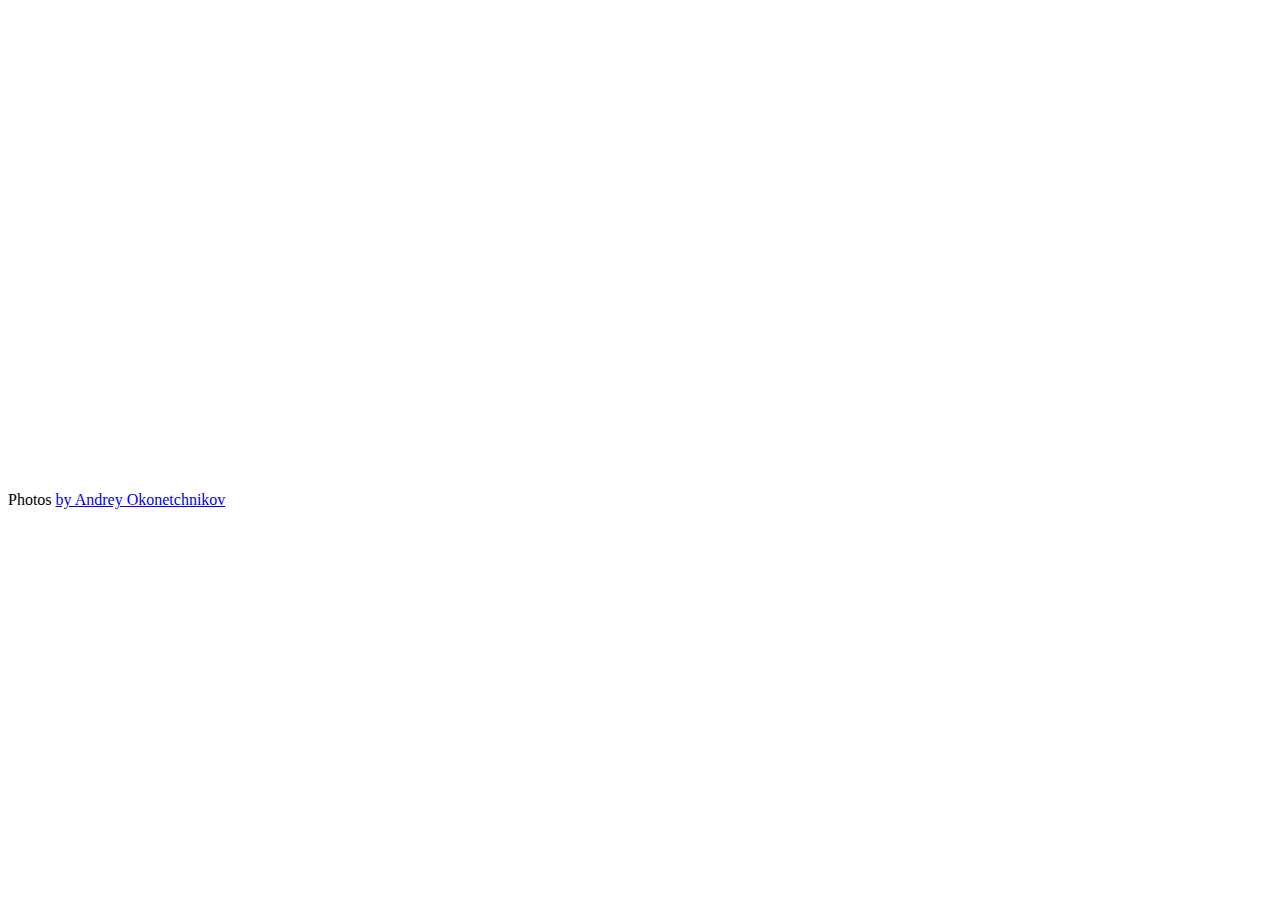
<file: fotorama-4.6.4/example.html>
<!DOCTYPE html>
<html>
<head>
  <title>Basic fotorama</title>
  <meta charset="utf-8">
  <meta name="viewport" content="width=device-width">

  <!-- jQuery -->
  <script src="http://code.jquery.com/jquery-1.10.2.min.js"></script>

  <!-- Fotorama -->
  <link href="fotorama.css" rel="stylesheet">
  <script src="fotorama.js"></script>

  <!-- Just don’t want to repeat this prefix in every img[src] -->
  <base href="http://s.fotorama.io/okonechnikov/">
</head>

<body>

<!-- Fotorama -->
<div class="fotorama" data-width="700" data-ratio="700/467" data-max-width="100%">
  <img src="1-lo.jpg">
  <img src="2-lo.jpg">
  <img src="9-lo.jpg">
  <img src="6-lo.jpg">
  <img src="5-lo.jpg">
</div>

<!-- © -->
<p>Photos <a href="http://okonet.ru/">by Andrey Okonetchnikov</a></p>
</body>
</html>
</file>
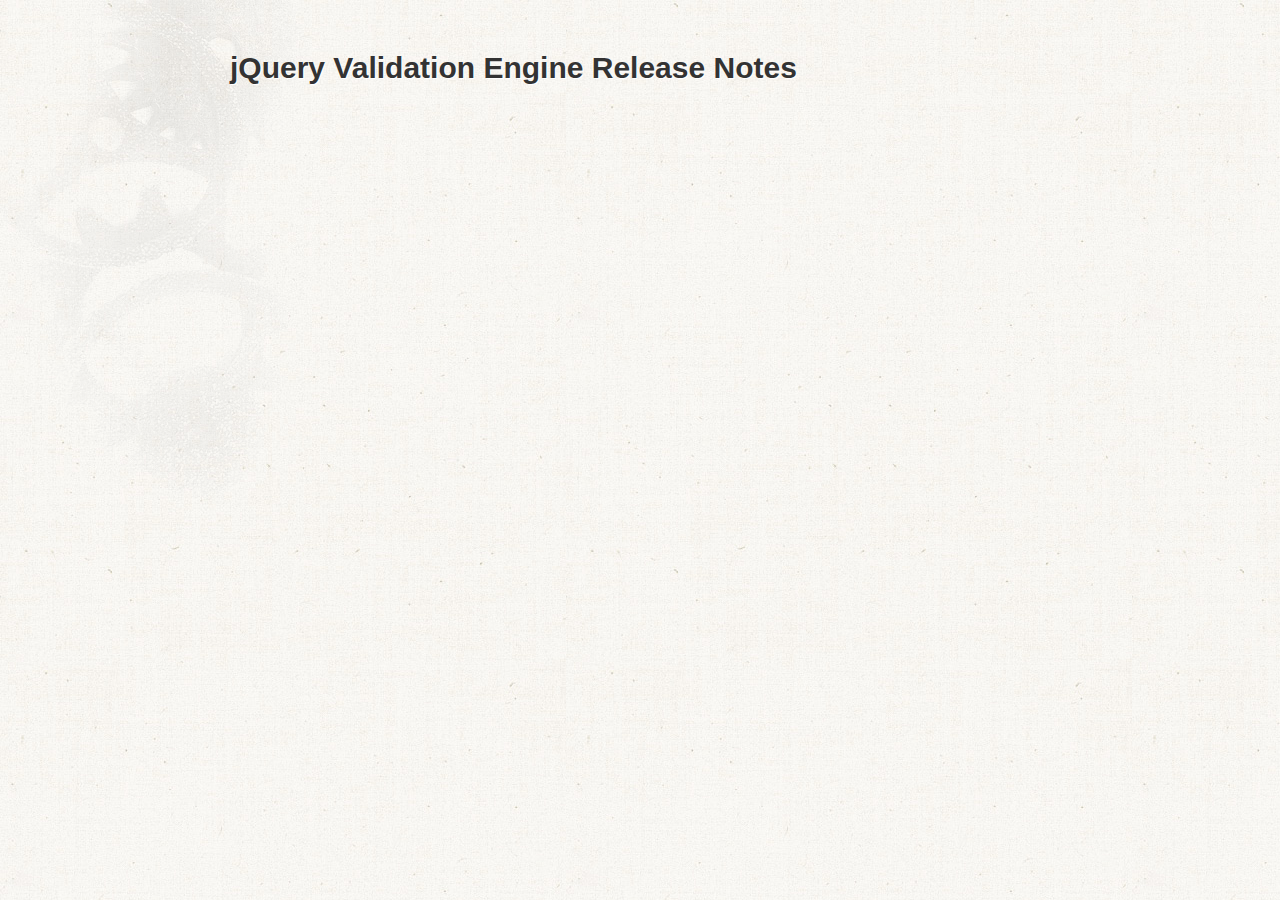
<file: jQuery-Validation-Engine-master/releases.html>
<!doctype html>
<!--[if lt IE 7]> <html class="no-js ie6 oldie" lang="en"> <![endif]-->
<!--[if IE 7]>    <html class="no-js ie7 oldie" lang="en"> <![endif]-->
<!--[if IE 8]>    <html class="no-js ie8 oldie" lang="en"> <![endif]-->
<!--[if gt IE 8]><!--> <html class="no-js" lang="en"> <!--<![endif]-->
<head>
	<meta charset="utf-8">
	<meta http-equiv="X-UA-Compatible" content="IE=edge,chrome=1">
	<link rel="shortcut icon" type="image/x-icon" href="/favicon.ico" />
	<link rel="icon" type="image/x-icon" href="/favicon.ico" />
	<title>Release Notes</title>

	<link href="css/style.css" rel="stylesheet">
	<link rel="stylesheet" href="css/releasenotes.plugin.css">


	<script src="js/libs/jquery-1.7.1.min.js"></script>
	<script src="js/libs/marked.js"></script>
	<script src="js/releasenotes.js"></script>
	<script>
		$(document).ready(function() {
			$("#releaseNotesContainer").releaseNotes({
				milestonesShown			: 10,
				// If you want to show private repo
				// You need to add repo credentials in api.php
				phpApi 				: false,
					phpApiPath		: '/',
				showDescription 			: true,
				showComments 			: true,
				// Used if phpAPI is false
	     			repo		            		: 'jQuery-Validation-Engine',
	     			username       			: 'posabsolute'
			});
		});
	</script>
</head>
<body>
<div id="websiteContainer">
	<div class="containerRelease">
		<h1>jQuery Validation Engine Release Notes</h1>

		<div id="releaseNotesContainer" role="main"></div>

	</div>
</div>
</body>
</html>
</file>
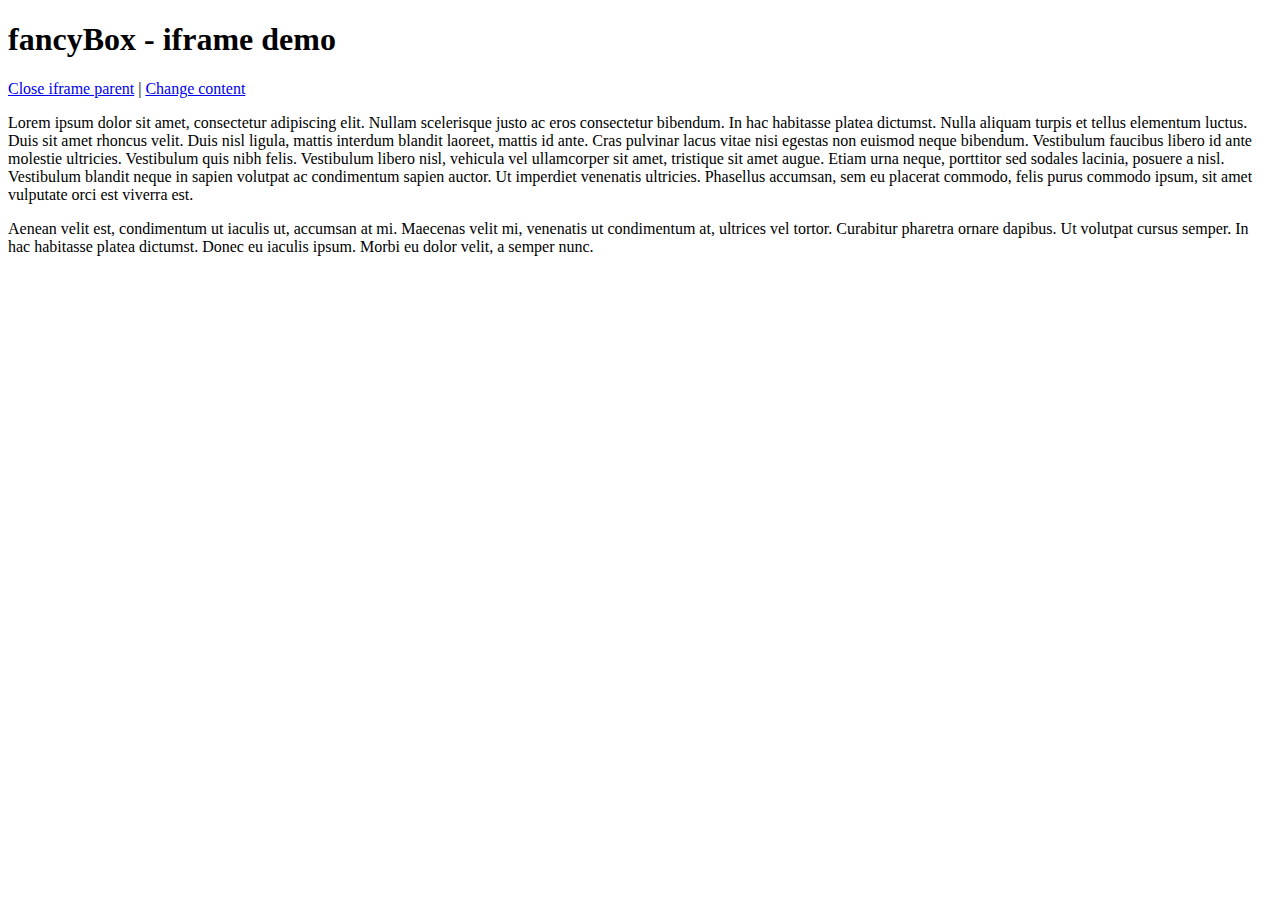
<file: fancyapps/demo/iframe.html>
<!DOCTYPE html>
<html>
<head>
	<title>fancyBox - iframe demo</title>
	<meta http-equiv="Content-Type" content="text/html; charset=UTF-8" />
</head>
<body>
	<h1>fancyBox - iframe demo</h1>

	<p>
		<a href="javascript:parent.jQuery.fancybox.close();">Close iframe parent</a>

		|

		<a href="javascript:parent.jQuery.fancybox.open({href : '1_b.jpg', title : 'My title'});">Change content</a>
	</p>

	<p>
		Lorem ipsum dolor sit amet, consectetur adipiscing elit. Nullam scelerisque justo ac eros consectetur bibendum. In hac habitasse platea dictumst. Nulla aliquam turpis et tellus elementum luctus. Duis sit amet rhoncus velit. Duis nisl ligula, mattis interdum blandit laoreet, mattis id ante. Cras pulvinar lacus vitae nisi egestas non euismod neque bibendum. Vestibulum faucibus libero id ante molestie ultricies. Vestibulum quis nibh felis. Vestibulum libero nisl, vehicula vel ullamcorper sit amet, tristique sit amet augue. Etiam urna neque, porttitor sed sodales lacinia, posuere a nisl. Vestibulum blandit neque in sapien volutpat ac condimentum sapien auctor. Ut imperdiet venenatis ultricies. Phasellus accumsan, sem eu placerat commodo, felis purus commodo ipsum, sit amet vulputate orci est viverra est.
	</p>

	<p>
		Aenean velit est, condimentum ut iaculis ut, accumsan at mi. Maecenas velit mi, venenatis ut condimentum at, ultrices vel tortor. Curabitur pharetra ornare dapibus. Ut volutpat cursus semper. In hac habitasse platea dictumst. Donec eu iaculis ipsum. Morbi eu dolor velit, a semper nunc.
	</p>
</body>
</html>
</file>
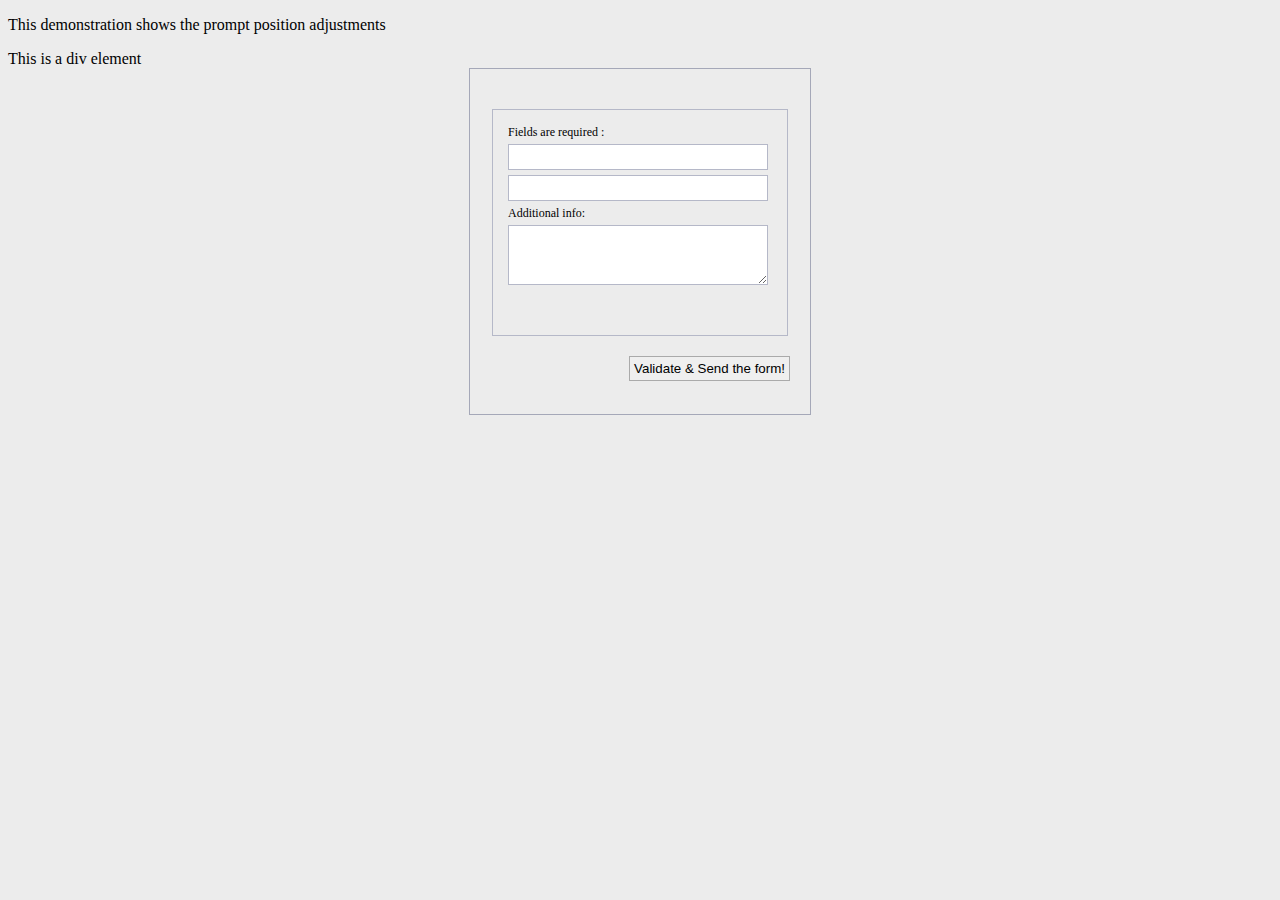
<file: jQuery-Validation-Engine-master/demos/demoAdjustments.html>
<!DOCTYPE html>
<html>
<head>
	<meta http-equiv="Content-type" content="text/html; charset=utf-8" />
	<title>JQuery Validation Engine</title>
	<link rel="stylesheet" href="../css/validationEngine.jquery.css" type="text/css"/>
	<link rel="stylesheet" href="../css/template.css" type="text/css"/>
	<script src="../js/jquery-1.8.2.min.js" type="text/javascript">
	</script>
	<script src="../js/languages/jquery.validationEngine-en.js" type="text/javascript" charset="utf-8">
	</script>
	<script src="../js/jquery.validationEngine.js" type="text/javascript" charset="utf-8">
	</script>
	<script>
		jQuery(document).ready(function(){
			// binds form submission and fields to the validation engine
			jQuery("#formID").validationEngine();
		});
            
	</script>
</head>
<body>
	<p>
		This demonstration shows the prompt position adjustments
		<br/>
	</p>
	<div id="test" class="test" style="width:150px;">This is a div element</div>
	<form id="formID" class="formular" method="post" action="">
		<fieldset>
			<label>
				<span>Fields are required : </span>
				<input value="" class="validate[required] text-input" type="text" name="req" id="req" data-prompt-position="topRight:-70" />
			</label>
			<label>
				<input value="" class="validate[required] text-input" type="text" name="req2" id="req2" data-prompt-position="topRight:-30" />
			</label>
			<label>
				<span>Additional info:</span>
				<textarea class="validate[required]" id="add" style="width:250px;height:50px;"  data-prompt-position="bottomRight:-70,3"></textarea>
			</label>
			<br/>
			<br/>
		</fieldset>
		<input class="submit" type="submit" value="Validate &amp; Send the form!"/><hr/>
	</form>
</body>
</html>
</file>
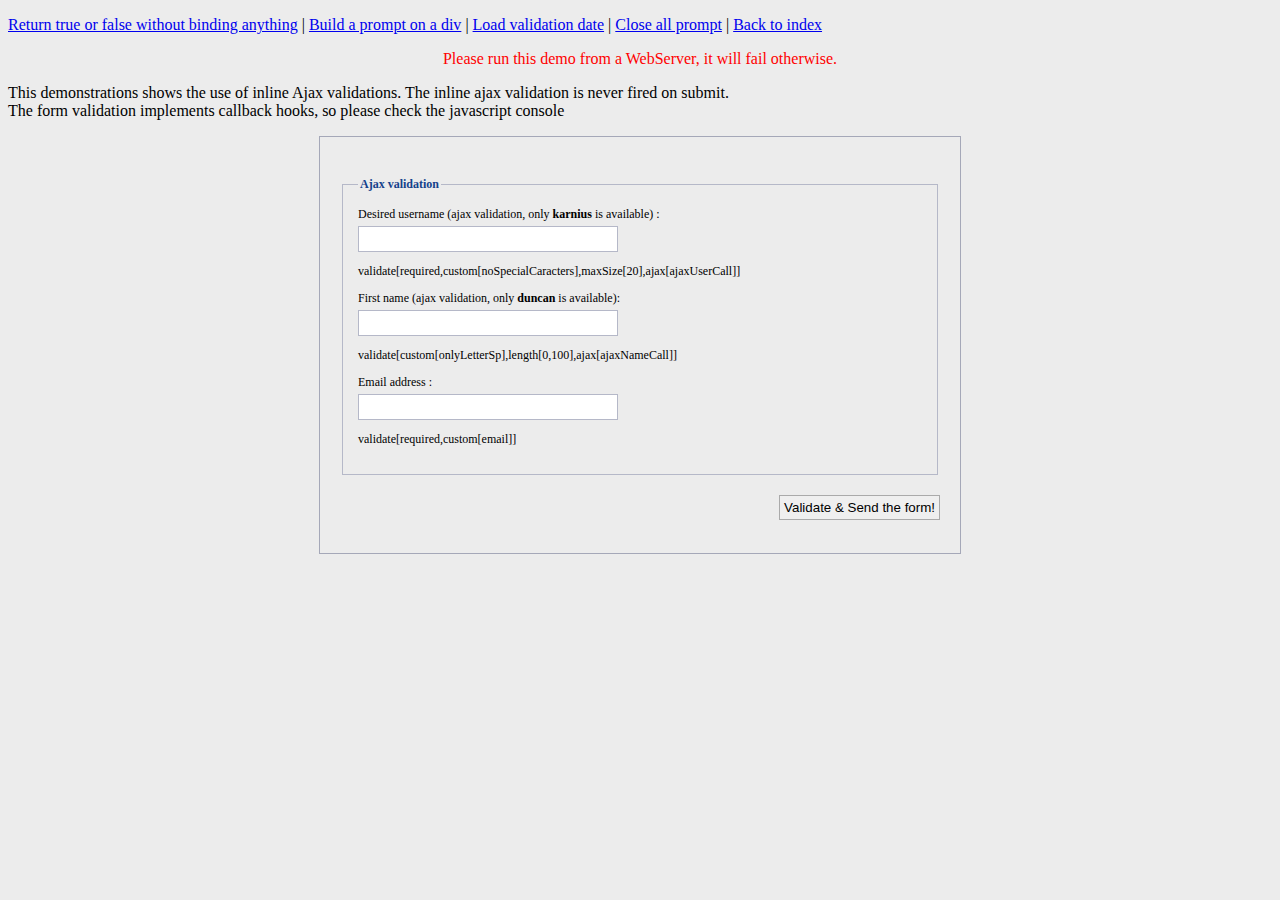
<file: jQuery-Validation-Engine-master/demos/demoAjaxInlinePHP.html>
<!DOCTYPE html PUBLIC "-//W3C//DTD XHTML 1.0 Strict//EN" "http://www.w3.org/TR/xhtml1/DTD/xhtml1-strict.dtd">
<html>
<head>
	<meta http-equiv="Content-type" content="text/html; charset=utf-8" />
	<title>JQuery Validation Engine</title>
	<link rel="stylesheet" href="../css/validationEngine.jquery.css" type="text/css"/>
	<link rel="stylesheet" href="../css/template.css" type="text/css"/>
	<script src="../js/jquery-1.8.2.min.js" type="text/javascript">
	</script>
	<script src="../js/languages/jquery.validationEngine-en.js" type="text/javascript" charset="utf-8">
	</script>
	<script src="../js/jquery.validationEngine.js" type="text/javascript" charset="utf-8">
	</script>
	<script>
		jQuery(document).ready(function(){
			jQuery("#formID").validationEngine();

			$("#formID").bind("jqv.field.result", function(event, field, errorFound, prompText){ console.log(errorFound) })
		});
	</script>
</head>
<body>
	<p>
		<a href="#" onclick="alert(jQuery('#formID').validationEngine({evaluate:true}))">Return true or false without binding anything</a>
		| <a href="#" onclick="jQuery.validationEngine.buildPrompt('#formID','This is an example','error')">Build a prompt on a div</a>
		| <a href="#" onclick="jQuery.validationEngine.loadValidation('#date')">Load validation date</a>
		| <a href="#" onclick="jQuery.validationEngine.closePrompt('.formError',true)">Close all prompt</a>
		| <a href="../index.html" onclick="">Back to index</a>
	</p>    
	<p style="color:red; text-align:center">Please run this demo from a WebServer, it will fail otherwise.
	</p>
	<p>
		This demonstrations shows the use of inline Ajax validations. The inline ajax validation is never fired on submit.
		<br/>
		The form validation implements callback hooks, so please check the javascript console
	</p>
	<form id="formID" class="formular" method="post" action="" style="width:600px">
		<fieldset>
			<legend>
				Ajax validation
			</legend>
			<label>
				<span>Desired username (ajax validation, only <b>karnius</b> is available) : </span>
				<input value="" class="validate[required,custom[onlyLetterNumber],maxSize[20],ajax[ajaxUserCallPhp]] text-input" type="text" name="user" id="user" />
				<p>
					validate[required,custom[noSpecialCaracters],maxSize[20],ajax[ajaxUserCall]]
				</p>
			</label>
			<label>
				<span>First name (ajax validation, only <b>duncan</b> is available): </span>
				<input value="" class="validate[optional,custom[onlyLetterSp],maxSize[100],ajax[ajaxNameCallPhp]] text-input" type="text" name="firstname" id="firstname" />
				<p>
					validate[custom[onlyLetterSp],length[0,100],ajax[ajaxNameCall]]
				</p>
			</label>
			<label>
				<span>Email address : </span>
				<input value="" class="validate[required,custom[email]] text-input" type="text" name="email" id="email" />
				<p>
					validate[required,custom[email]]
				</p>
			</label>
		</fieldset>
		<input class="submit" type="submit" value="Validate &amp; Send the form!"/><hr/>
	</form>
</body>
</html>
</file>
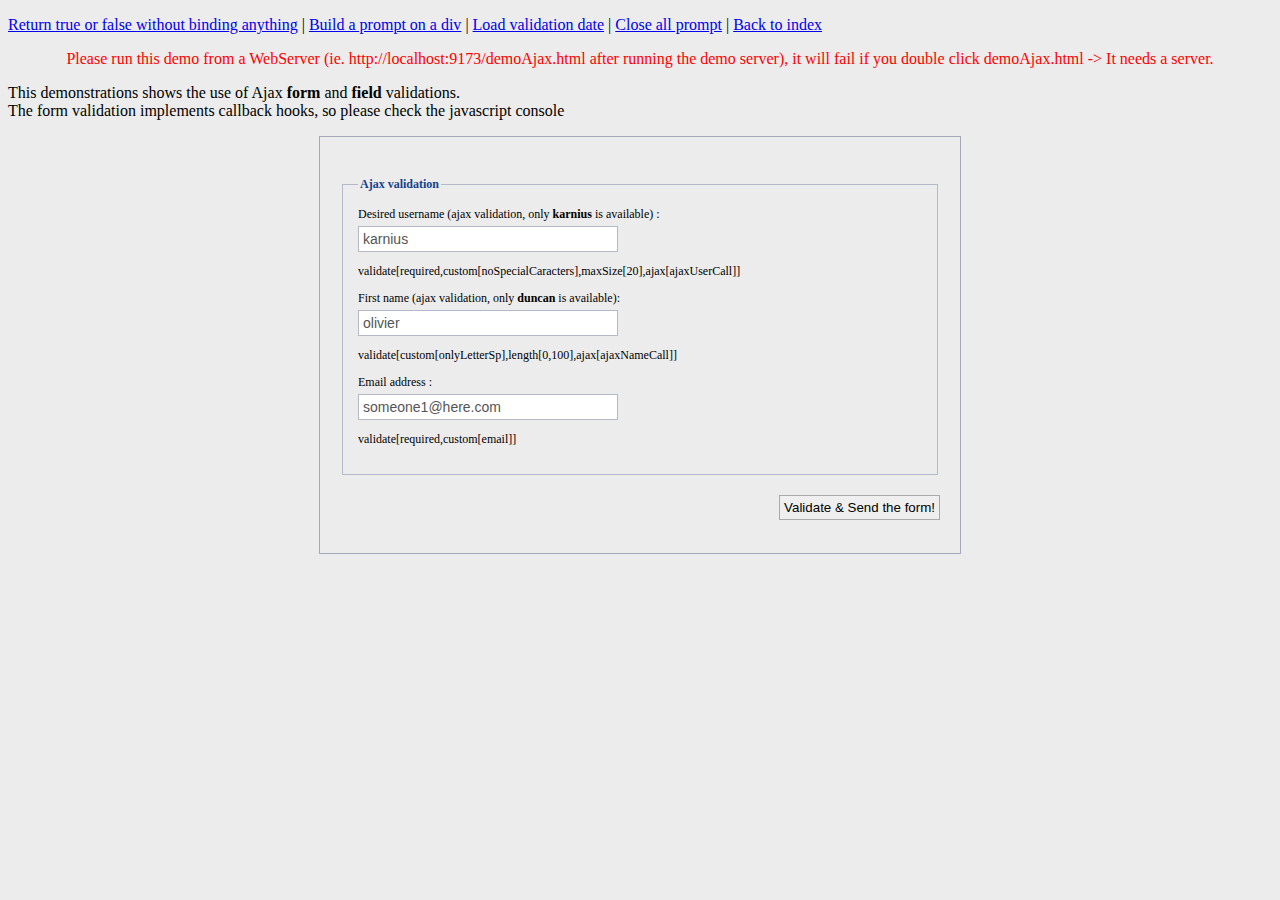
<file: jQuery-Validation-Engine-master/demos/demoAjaxJAVA.html>
<!DOCTYPE html PUBLIC "-//W3C//DTD XHTML 1.0 Strict//EN" "http://www.w3.org/TR/xhtml1/DTD/xhtml1-strict.dtd">
<html>
<head>
	<meta http-equiv="Content-type" content="text/html; charset=utf-8" />
	<title>JQuery Validation Engine</title>
	<link rel="stylesheet" href="../css/validationEngine.jquery.css" type="text/css"/>
	<link rel="stylesheet" href="../css/template.css" type="text/css"/>
	<script src="../js/jquery-1.8.2.min.js" type="text/javascript">
	</script>
	<script src="../js/languages/jquery.validationEngine-en.js" type="text/javascript" charset="utf-8">
	</script>
	<script src="../js/jquery.validationEngine.js" type="text/javascript" charset="utf-8"></script>
	<script>
            
		// This method is called right before the ajax form validation request
		// it is typically used to setup some visuals ("Please wait...");
		// you may return a false to stop the request 
		function beforeCall(form, options){
			if (console) 
			console.log("Right before the AJAX form validation call");
			return true;
		}
            
		// Called once the server replies to the ajax form validation request
		function ajaxValidationCallback(status, form, json, options){
			if (console) 
			console.log(status);
                
			if (status === true) {
				alert("the form is valid!");
				// uncomment these lines to submit the form to form.action
				// form.validationEngine('detach');
				// form.submit();
				// or you may use AJAX again to submit the data
			}
		}
            
		jQuery(document).ready(function(){
			jQuery("#formID").validationEngine({
				ajaxFormValidation: true,
				onAjaxFormComplete: ajaxValidationCallback,
				onBeforeAjaxFormValidation: beforeCall
			});
		});
	</script>
</head>
<body>
	<p>
		<a href="#" onclick="alert(jQuery('#formID').validationEngine({evaluate:true}))">Return true or false without binding anything</a>
		| <a href="#" onclick="jQuery.validationEngine.buildPrompt('#formID','This is an example','error')">Build a prompt on a div</a>
		| <a href="#" onclick="jQuery.validationEngine.loadValidation('#date')">Load validation date</a>
		| <a href="#" onclick="jQuery.validationEngine.closePrompt('.formError',true)">Close all prompt</a>
		| <a href="../index.html" onclick="">Back to index</a>
	</p>    
	<p style="color:red; text-align:center">Please run this demo from a WebServer (ie. http://localhost:9173/demoAjax.html after running the demo server), it will fail if you double click demoAjax.html -> It needs a server.
	</p>
	<p>
		This demonstrations shows the use of Ajax <b>form</b>
		and <b>field</b>
		validations.
		<br/>
		The form validation implements callback hooks, so please check the javascript console
	</p>
	<form id="formID" class="formular" method="post" action="ajaxSubmitForm" style="width:600px">
		<fieldset>
			<legend>
				Ajax validation
			</legend>
			<label>
				<span>Desired username (ajax validation, only <b>karnius</b> is available) : </span>
				<input value="karnius" class="validate[required,custom[onlyLetterNumber],maxSize[20],ajax[ajaxUserCall]] text-input" type="text" name="user" id="user" />
				<p>
					validate[required,custom[noSpecialCaracters],maxSize[20],ajax[ajaxUserCall]]
				</p>
			</label>
			<label>
				<span>First name (ajax validation, only <b>duncan</b> is available): </span>
				<input value="olivier" class="validate[custom[onlyLetterSp],maxSize[100],ajax[ajaxNameCall]] text-input" type="text" name="firstname" id="firstname" />
				<p>
					validate[custom[onlyLetterSp],length[0,100],ajax[ajaxNameCall]]
				</p>
			</label>
			<label>
				<span>Email address : </span>
				<input value="someone1@here.com" class="validate[required,custom[email]] text-input" type="text" name="email" id="email" />
				<p>
					validate[required,custom[email]]
				</p>
			</label>
		</fieldset>
		<input class="submit" type="submit" value="Validate &amp; Send the form!"/><hr/>
	</form>
</body>
</html>
</file>
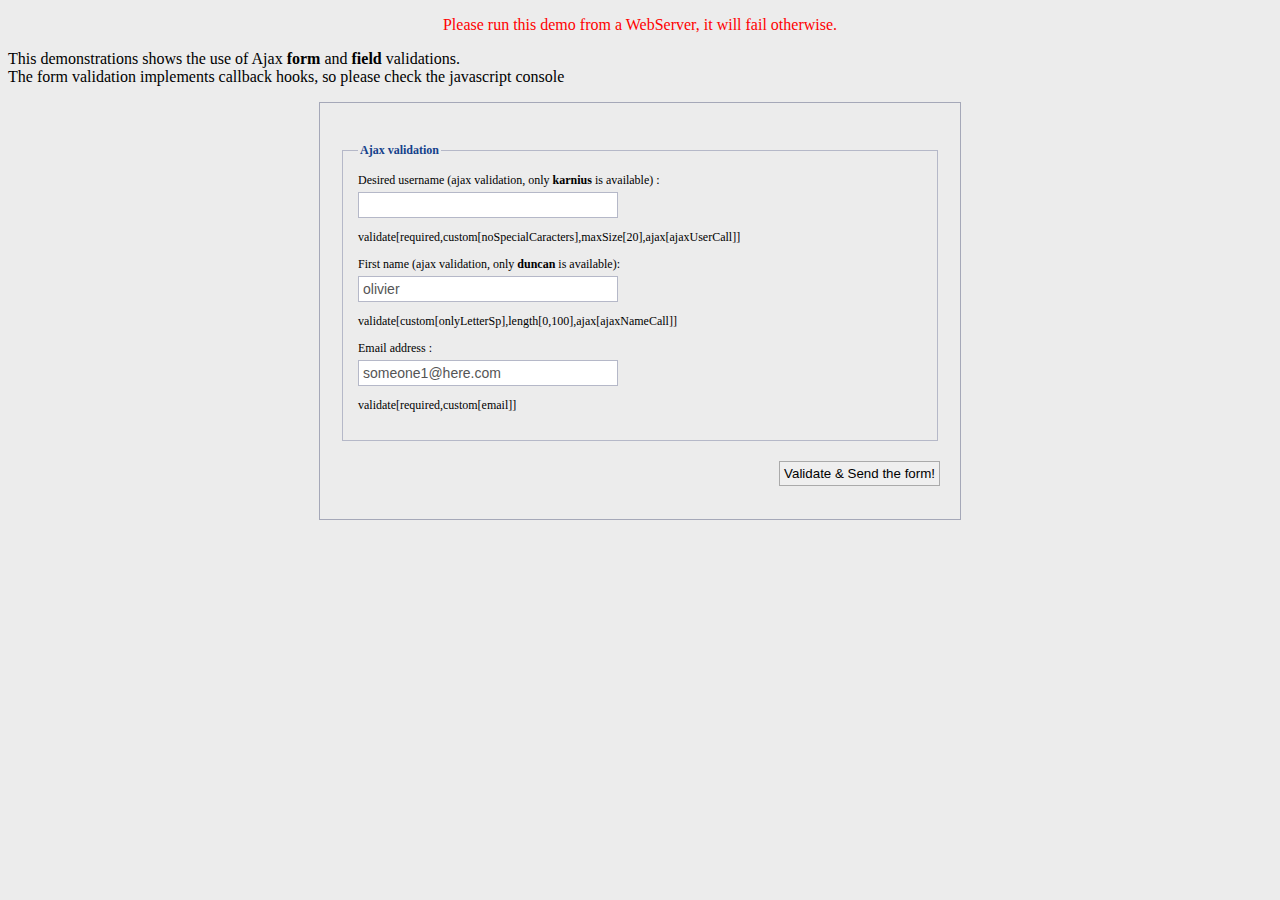
<file: jQuery-Validation-Engine-master/demos/demoAjaxSubmitPHP.html>
<!DOCTYPE html PUBLIC "-//W3C//DTD XHTML 1.0 Strict//EN" "http://www.w3.org/TR/xhtml1/DTD/xhtml1-strict.dtd">
<html>
<head>
	<meta http-equiv="Content-type" content="text/html; charset=utf-8" />
	<title>JQuery Validation Engine</title>
	<link rel="stylesheet" href="../css/validationEngine.jquery.css" type="text/css"/>
	<link rel="stylesheet" href="../css/template.css" type="text/css"/>
	<script src="../js/jquery-1.8.2.min.js" type="text/javascript">
	</script>
	<script src="../js/languages/jquery.validationEngine-en.js" type="text/javascript" charset="utf-8">
	</script>
	<script src="../js/jquery.validationEngine.js" type="text/javascript" charset="utf-8">
	</script>
	<script>
            
		// This method is called right before the ajax form validation request
		// it is typically used to setup some visuals ("Please wait...");
		// you may return a false to stop the request 
		function beforeCall(form, options){
			if (window.console) 
			console.log("Right before the AJAX form validation call");
			return true;
		}
            
		// Called once the server replies to the ajax form validation request
		function ajaxValidationCallback(status, form, json, options){
			if (window.console) 
			console.log(status);
                
			if (status === true) {
				alert("the form is valid!");
				// uncomment these lines to submit the form to form.action
				// form.validationEngine('detach');
				// form.submit();
				// or you may use AJAX again to submit the data
			}
		}
            
		jQuery(document).ready(function(){
			jQuery("#formID").validationEngine({
				ajaxFormValidation: true,
				ajaxFormValidationMethod: 'post',
				onAjaxFormComplete: ajaxValidationCallback
			});
		});
	</script>
</head>
<body>  
	<p style="color:red; text-align:center">Please run this demo from a WebServer, it will fail otherwise.
	</p>
	<p>
		This demonstrations shows the use of Ajax <b>form</b>
		and <b>field</b>
		validations.
		<br/>
		The form validation implements callback hooks, so please check the javascript console
	</p>
	<form id="formID" class="formular" method="post" action="phpajax/ajaxValidateSubmit.php" style="width:600px">
		<fieldset>
			<legend>
				Ajax validation
			</legend>
			<label>
				<span>Desired username (ajax validation, only <b>karnius</b> is available) : </span>
				<input value="" class="validate[required,custom[onlyLetterNumber],maxSize[20],ajax[ajaxUserCallPhp]] text-input" type="text" name="user" id="user" />
				<p>
					validate[required,custom[noSpecialCaracters],maxSize[20],ajax[ajaxUserCall]]
				</p>
			</label>
			<label>
				<span>First name (ajax validation, only <b>duncan</b> is available): </span>
				<input value="olivier" class="validate[custom[onlyLetterSp],maxSize[100]] text-input" type="text" name="firstname" id="firstname" />
				<p>
					validate[custom[onlyLetterSp],length[0,100],ajax[ajaxNameCall]]
				</p>
			</label>
			<label>
				<span>Email address : </span>
				<input value="someone1@here.com" class="validate[required,custom[email]] text-input" type="text" name="email" id="email" />
				<p>
					validate[required,custom[email]]
				</p>
			</label>
		</fieldset>
		<input class="submit" type="submit" value="Validate &amp; Send the form!"/><hr/>
	</form>
</body>
</html>
</file>
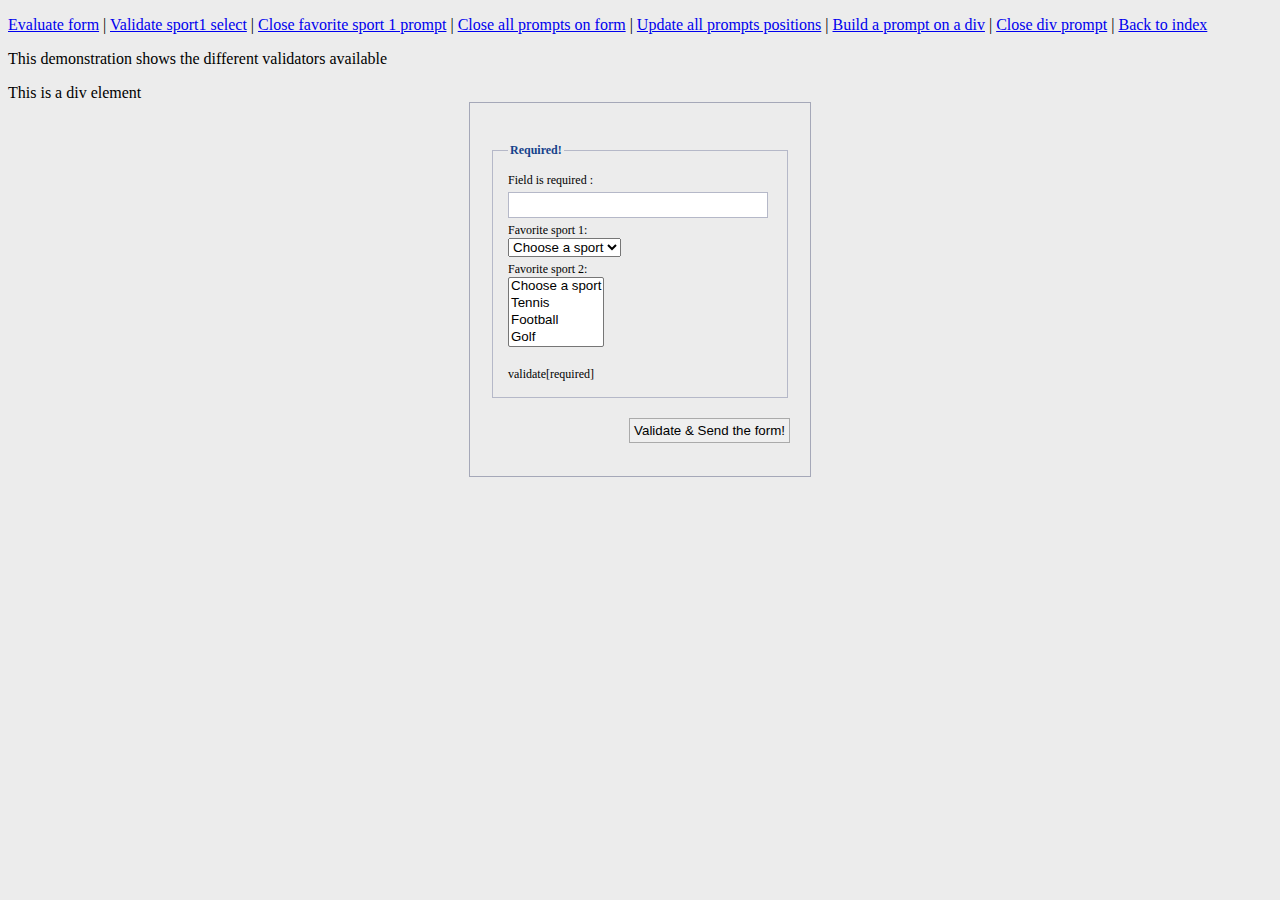
<file: jQuery-Validation-Engine-master/demos/demoAttr.html>
<!DOCTYPE html>
<html>
<head>
	<meta http-equiv="Content-type" content="text/html; charset=utf-8" />
	<title>JQuery Validation Engine</title>
	<link rel="stylesheet" href="../css/validationEngine.jquery.css" type="text/css"/>
	<link rel="stylesheet" href="../css/template.css" type="text/css"/>
	<script src="../js/jquery-1.8.2.min.js" type="text/javascript">
	</script>
	<script src="../js/languages/jquery.validationEngine-en.js" type="text/javascript" charset="utf-8">
	</script>
	<script src="../js/jquery.validationEngine.js" type="text/javascript" charset="utf-8">
	</script>
	<script>
		jQuery(document).ready(function(){
			// binds form submission and fields to the validation engine
			jQuery("#formID").validationEngine();
		});

		/**
		*
		* @param {jqObject} the field where the validation applies
		* @param {Array[String]} validation rules for this field
		* @param {int} rule index
		* @param {Map} form options
		* @return an error string if validation failed
		*/
		function checkHELLO(field, rules, i, options){
			if (field.val() != "HELLO") {
				// this allows to use i18 for the error msgs
				return options.allrules.validate2fields.alertText;
			}
		}
	</script>
</head>
<body>
	<p>
		<a href="#" onclick="alert('is the form valid? '+jQuery('#formID').validationEngine('validate'))">Evaluate form</a>
		| <a href="#" onclick="jQuery('#sport').validationEngine('validate')">Validate sport1 select</a>
		| <a href="#" onclick="jQuery('#sport').validationEngine('hide')">Close favorite sport 1 prompt</a>
		| <a href="#" onclick="jQuery('#formID').validationEngine('hide')">Close all prompts on form</a>
		| <a href="#" onclick="jQuery('#formID').validationEngine('updatePromptsPosition')">Update all prompts positions</a>
		| <a href="#" onclick="jQuery('#test').validationEngine('showPrompt', 'This is an example', 'pass')">Build a prompt on a div</a>
		| <a href="#" onclick="jQuery('#test').validationEngine('hide')">Close div prompt</a>
		| <a href="../index.html" >Back to index</a>
	</p>
	<p>
		This demonstration shows the different validators available
		<br/>
	</p>
	<div id="test" class="test" style="width:150px;">This is a div element</div>
	<form id="formID" class="formular" method="post">
		<fieldset>
			<legend>
				Required!
			</legend>
			<label>
				<span>Field is required : </span>
				<input value=""   data-validation-engine="validate[required]" class="text-input" type="text" name="req" id="req" />
			</label>
			<label>
				<span>Favorite sport 1:</span>
				<select name="sport" id="sport" data-validation-engine="validate[required]">
					<option value="">Choose a sport</option>
					<option value="option1">Tennis</option>
					<option value="option2">Football</option>
					<option value="option3">Golf</option>
				</select>
			</label>
			<label>
				<span>Favorite sport 2:</span>
				<select name="sport2" id="sport2" multiple data-validation-engine="validate[required]">
					<option value="">Choose a sport</option>
					<option value="option1">Tennis</option>
					<option value="option2">Football</option>
					<option value="option3">Golf</option>
				</select>
			</label>
			<br/>
			validate[required]
		</fieldset>

		<input class="submit" type="submit" value="Validate &amp; Send the form!"/><hr/>
	</form>
</body>
</html>
</file>
<file: fotorama-4.6.4/fotorama.css>
/*!
 * Fotorama 4.6.4 | http://fotorama.io/license/
 */
.fotorama__arr:focus:after,.fotorama__fullscreen-icon:focus:after,.fotorama__html,.fotorama__img,.fotorama__nav__frame:focus .fotorama__dot:after,.fotorama__nav__frame:focus .fotorama__thumb:after,.fotorama__stage__frame,.fotorama__stage__shaft,.fotorama__video iframe{position:absolute;width:100%;height:100%;top:0;right:0;left:0;bottom:0}.fotorama--fullscreen,.fotorama__img{max-width:99999px!important;max-height:99999px!important;min-width:0!important;min-height:0!important;border-radius:0!important;box-shadow:none!important;padding:0!important}.fotorama__wrap .fotorama__grab{cursor:move;cursor:-webkit-grab;cursor:-o-grab;cursor:-ms-grab;cursor:grab}.fotorama__grabbing *{cursor:move;cursor:-webkit-grabbing;cursor:-o-grabbing;cursor:-ms-grabbing;cursor:grabbing}.fotorama__spinner{position:absolute!important;top:50%!important;left:50%!important}.fotorama__wrap--css3 .fotorama__arr,.fotorama__wrap--css3 .fotorama__fullscreen-icon,.fotorama__wrap--css3 .fotorama__nav__shaft,.fotorama__wrap--css3 .fotorama__stage__shaft,.fotorama__wrap--css3 .fotorama__thumb-border,.fotorama__wrap--css3 .fotorama__video-close,.fotorama__wrap--css3 .fotorama__video-play{-webkit-transform:translate3d(0,0,0);transform:translate3d(0,0,0)}.fotorama__caption,.fotorama__nav:after,.fotorama__nav:before,.fotorama__stage:after,.fotorama__stage:before,.fotorama__wrap--css3 .fotorama__html,.fotorama__wrap--css3 .fotorama__nav,.fotorama__wrap--css3 .fotorama__spinner,.fotorama__wrap--css3 .fotorama__stage,.fotorama__wrap--css3 .fotorama__stage .fotorama__img,.fotorama__wrap--css3 .fotorama__stage__frame{-webkit-transform:translateZ(0);transform:translateZ(0)}.fotorama__arr:focus,.fotorama__fullscreen-icon:focus,.fotorama__nav__frame{outline:0}.fotorama__arr:focus:after,.fotorama__fullscreen-icon:focus:after,.fotorama__nav__frame:focus .fotorama__dot:after,.fotorama__nav__frame:focus .fotorama__thumb:after{content:'';border-radius:inherit;background-color:rgba(0,175,234,.5)}.fotorama__wrap--video .fotorama__stage,.fotorama__wrap--video .fotorama__stage__frame--video,.fotorama__wrap--video .fotorama__stage__frame--video .fotorama__html,.fotorama__wrap--video .fotorama__stage__frame--video .fotorama__img,.fotorama__wrap--video .fotorama__stage__shaft{-webkit-transform:none!important;transform:none!important}.fotorama__wrap--css3 .fotorama__nav__shaft,.fotorama__wrap--css3 .fotorama__stage__shaft,.fotorama__wrap--css3 .fotorama__thumb-border{transition-property:-webkit-transform,width;transition-property:transform,width;transition-timing-function:cubic-bezier(0.1,0,.25,1);transition-duration:0ms}.fotorama__arr,.fotorama__fullscreen-icon,.fotorama__no-select,.fotorama__video-close,.fotorama__video-play,.fotorama__wrap{-webkit-user-select:none;-moz-user-select:none;-ms-user-select:none;user-select:none}.fotorama__select{-webkit-user-select:text;-moz-user-select:text;-ms-user-select:text;user-select:text}.fotorama__nav,.fotorama__nav__frame{margin:auto;padding:0}.fotorama__caption__wrap,.fotorama__nav__frame,.fotorama__nav__shaft{-moz-box-orient:vertical;display:inline-block;vertical-align:middle;*display:inline;*zoom:1}.fotorama__nav__frame,.fotorama__thumb-border{box-sizing:content-box}.fotorama__caption__wrap{box-sizing:border-box}.fotorama--hidden,.fotorama__load{position:absolute;left:-99999px;top:-99999px;z-index:-1}.fotorama__arr,.fotorama__fullscreen-icon,.fotorama__nav,.fotorama__nav__frame,.fotorama__nav__shaft,.fotorama__stage__frame,.fotorama__stage__shaft,.fotorama__video-close,.fotorama__video-play{-webkit-tap-highlight-color:transparent}.fotorama__arr,.fotorama__fullscreen-icon,.fotorama__video-close,.fotorama__video-play{background:url(fotorama.png) no-repeat}@media (-webkit-min-device-pixel-ratio:1.5),(min-resolution:2dppx){.fotorama__arr,.fotorama__fullscreen-icon,.fotorama__video-close,.fotorama__video-play{background:url(fotorama@2x.png) 0 0/96px 160px no-repeat}}.fotorama__thumb{background-color:#7f7f7f;background-color:rgba(127,127,127,.2)}@media print{.fotorama__arr,.fotorama__fullscreen-icon,.fotorama__thumb-border,.fotorama__video-close,.fotorama__video-play{background:none!important}}.fotorama{min-width:1px;overflow:hidden}.fotorama:not(.fotorama--unobtrusive)>*:not(:first-child){display:none}.fullscreen{width:100%!important;height:100%!important;max-width:100%!important;max-height:100%!important;margin:0!important;padding:0!important;overflow:hidden!important;background:#000}.fotorama--fullscreen{position:absolute!important;top:0!important;left:0!important;right:0!important;bottom:0!important;float:none!important;z-index:2147483647!important;background:#000;width:100%!important;height:100%!important;margin:0!important}.fotorama--fullscreen .fotorama__nav,.fotorama--fullscreen .fotorama__stage{background:#000}.fotorama__wrap{-webkit-text-size-adjust:100%;position:relative;direction:ltr;z-index:0}.fotorama__wrap--rtl .fotorama__stage__frame{direction:rtl}.fotorama__nav,.fotorama__stage{overflow:hidden;position:relative;max-width:100%}.fotorama__wrap--pan-y{-ms-touch-action:pan-y}.fotorama__wrap .fotorama__pointer{cursor:pointer}.fotorama__wrap--slide .fotorama__stage__frame{opacity:1!important}.fotorama__stage__frame{overflow:hidden}.fotorama__stage__frame.fotorama__active{z-index:8}.fotorama__wrap--fade .fotorama__stage__frame{display:none}.fotorama__wrap--fade .fotorama__fade-front,.fotorama__wrap--fade .fotorama__fade-rear,.fotorama__wrap--fade .fotorama__stage__frame.fotorama__active{display:block;left:0;top:0}.fotorama__wrap--fade .fotorama__fade-front{z-index:8}.fotorama__wrap--fade .fotorama__fade-rear{z-index:7}.fotorama__wrap--fade .fotorama__fade-rear.fotorama__active{z-index:9}.fotorama__wrap--fade .fotorama__stage .fotorama__shadow{display:none}.fotorama__img{-ms-filter:"alpha(Opacity=0)";filter:alpha(opacity=0);opacity:0;border:none!important}.fotorama__error .fotorama__img,.fotorama__loaded .fotorama__img{-ms-filter:"alpha(Opacity=100)";filter:alpha(opacity=100);opacity:1}.fotorama--fullscreen .fotorama__loaded--full .fotorama__img,.fotorama__img--full{display:none}.fotorama--fullscreen .fotorama__loaded--full .fotorama__img--full{display:block}.fotorama__wrap--only-active .fotorama__nav,.fotorama__wrap--only-active .fotorama__stage{max-width:99999px!important}.fotorama__wrap--only-active .fotorama__stage__frame{visibility:hidden}.fotorama__wrap--only-active .fotorama__stage__frame.fotorama__active{visibility:visible}.fotorama__nav{font-size:0;line-height:0;text-align:center;display:none;white-space:nowrap;z-index:5}.fotorama__nav__shaft{position:relative;left:0;top:0;text-align:left}.fotorama__nav__frame{position:relative;cursor:pointer}.fotorama__nav--dots{display:block}.fotorama__nav--dots .fotorama__nav__frame{width:18px;height:30px}.fotorama__nav--dots .fotorama__nav__frame--thumb,.fotorama__nav--dots .fotorama__thumb-border{display:none}.fotorama__nav--thumbs{display:block}.fotorama__nav--thumbs .fotorama__nav__frame{padding-left:0!important}.fotorama__nav--thumbs .fotorama__nav__frame:last-child{padding-right:0!important}.fotorama__nav--thumbs .fotorama__nav__frame--dot{display:none}.fotorama__dot{display:block;width:4px;height:4px;position:relative;top:12px;left:6px;border-radius:6px;border:1px solid #7f7f7f}.fotorama__nav__frame:focus .fotorama__dot:after{padding:1px;top:-1px;left:-1px}.fotorama__nav__frame.fotorama__active .fotorama__dot{width:0;height:0;border-width:3px}.fotorama__nav__frame.fotorama__active .fotorama__dot:after{padding:3px;top:-3px;left:-3px}.fotorama__thumb{overflow:hidden;position:relative;width:100%;height:100%}.fotorama__nav__frame:focus .fotorama__thumb{z-index:2}.fotorama__thumb-border{position:absolute;z-index:9;top:0;left:0;border-style:solid;border-color:#00afea;background-image:linear-gradient(to bottom right,rgba(255,255,255,.25),rgba(64,64,64,.1))}.fotorama__caption{position:absolute;z-index:12;bottom:0;left:0;right:0;font-family:'Helvetica Neue',Arial,sans-serif;font-size:14px;line-height:1.5;color:#000}.fotorama__caption a{text-decoration:none;color:#000;border-bottom:1px solid;border-color:rgba(0,0,0,.5)}.fotorama__caption a:hover{color:#333;border-color:rgba(51,51,51,.5)}.fotorama__wrap--rtl .fotorama__caption{left:auto;right:0}.fotorama__wrap--no-captions .fotorama__caption,.fotorama__wrap--video .fotorama__caption{display:none}.fotorama__caption__wrap{background-color:#fff;background-color:rgba(255,255,255,.9);padding:5px 10px}@-webkit-keyframes spinner{0%{-webkit-transform:rotate(0);transform:rotate(0)}100%{-webkit-transform:rotate(360deg);transform:rotate(360deg)}}@keyframes spinner{0%{-webkit-transform:rotate(0);transform:rotate(0)}100%{-webkit-transform:rotate(360deg);transform:rotate(360deg)}}.fotorama__wrap--css3 .fotorama__spinner{-webkit-animation:spinner 24s infinite linear;animation:spinner 24s infinite linear}.fotorama__wrap--css3 .fotorama__html,.fotorama__wrap--css3 .fotorama__stage .fotorama__img{transition-property:opacity;transition-timing-function:linear;transition-duration:.3s}.fotorama__wrap--video .fotorama__stage__frame--video .fotorama__html,.fotorama__wrap--video .fotorama__stage__frame--video .fotorama__img{-ms-filter:"alpha(Opacity=0)";filter:alpha(opacity=0);opacity:0}.fotorama__select{cursor:auto}.fotorama__video{top:32px;right:0;bottom:0;left:0;position:absolute;z-index:10}@-moz-document url-prefix(){.fotorama__active{box-shadow:0 0 0 transparent}}.fotorama__arr,.fotorama__fullscreen-icon,.fotorama__video-close,.fotorama__video-play{position:absolute;z-index:11;cursor:pointer}.fotorama__arr{position:absolute;width:32px;height:32px;top:50%;margin-top:-16px}.fotorama__arr--prev{left:2px;background-position:0 0}.fotorama__arr--next{right:2px;background-position:-32px 0}.fotorama__arr--disabled{pointer-events:none;cursor:default;*display:none;opacity:.1}.fotorama__fullscreen-icon{width:32px;height:32px;top:2px;right:2px;background-position:0 -32px;z-index:20}.fotorama__arr:focus,.fotorama__fullscreen-icon:focus{border-radius:50%}.fotorama--fullscreen .fotorama__fullscreen-icon{background-position:-32px -32px}.fotorama__video-play{width:96px;height:96px;left:50%;top:50%;margin-left:-48px;margin-top:-48px;background-position:0 -64px;opacity:0}.fotorama__wrap--css2 .fotorama__video-play,.fotorama__wrap--video .fotorama__stage .fotorama__video-play{display:none}.fotorama__error .fotorama__video-play,.fotorama__loaded .fotorama__video-play,.fotorama__nav__frame .fotorama__video-play{opacity:1;display:block}.fotorama__nav__frame .fotorama__video-play{width:32px;height:32px;margin-left:-16px;margin-top:-16px;background-position:-64px -32px}.fotorama__video-close{width:32px;height:32px;top:0;right:0;background-position:-64px 0;z-index:20;opacity:0}.fotorama__wrap--css2 .fotorama__video-close{display:none}.fotorama__wrap--css3 .fotorama__video-close{-webkit-transform:translate3d(32px,-32px,0);transform:translate3d(32px,-32px,0)}.fotorama__wrap--video .fotorama__video-close{display:block;opacity:1}.fotorama__wrap--css3.fotorama__wrap--video .fotorama__video-close{-webkit-transform:translate3d(0,0,0);transform:translate3d(0,0,0)}.fotorama__wrap--no-controls.fotorama__wrap--toggle-arrows .fotorama__arr,.fotorama__wrap--no-controls.fotorama__wrap--toggle-arrows .fotorama__fullscreen-icon{opacity:0}.fotorama__wrap--no-controls.fotorama__wrap--toggle-arrows .fotorama__arr:focus,.fotorama__wrap--no-controls.fotorama__wrap--toggle-arrows .fotorama__fullscreen-icon:focus{opacity:1}.fotorama__wrap--video .fotorama__arr,.fotorama__wrap--video .fotorama__fullscreen-icon{opacity:0!important}.fotorama__wrap--css2.fotorama__wrap--no-controls.fotorama__wrap--toggle-arrows .fotorama__arr,.fotorama__wrap--css2.fotorama__wrap--no-controls.fotorama__wrap--toggle-arrows .fotorama__fullscreen-icon{display:none}.fotorama__wrap--css2.fotorama__wrap--no-controls.fotorama__wrap--toggle-arrows .fotorama__arr:focus,.fotorama__wrap--css2.fotorama__wrap--no-controls.fotorama__wrap--toggle-arrows .fotorama__fullscreen-icon:focus{display:block}.fotorama__wrap--css2.fotorama__wrap--video .fotorama__arr,.fotorama__wrap--css2.fotorama__wrap--video .fotorama__fullscreen-icon{display:none!important}.fotorama__wrap--css3.fotorama__wrap--no-controls.fotorama__wrap--slide.fotorama__wrap--toggle-arrows .fotorama__fullscreen-icon:not(:focus){-webkit-transform:translate3d(32px,-32px,0);transform:translate3d(32px,-32px,0)}.fotorama__wrap--css3.fotorama__wrap--no-controls.fotorama__wrap--slide.fotorama__wrap--toggle-arrows .fotorama__arr--prev:not(:focus){-webkit-transform:translate3d(-48px,0,0);transform:translate3d(-48px,0,0)}.fotorama__wrap--css3.fotorama__wrap--no-controls.fotorama__wrap--slide.fotorama__wrap--toggle-arrows .fotorama__arr--next:not(:focus){-webkit-transform:translate3d(48px,0,0);transform:translate3d(48px,0,0)}.fotorama__wrap--css3.fotorama__wrap--video .fotorama__fullscreen-icon{-webkit-transform:translate3d(32px,-32px,0)!important;transform:translate3d(32px,-32px,0)!important}.fotorama__wrap--css3.fotorama__wrap--video .fotorama__arr--prev{-webkit-transform:translate3d(-48px,0,0)!important;transform:translate3d(-48px,0,0)!important}.fotorama__wrap--css3.fotorama__wrap--video .fotorama__arr--next{-webkit-transform:translate3d(48px,0,0)!important;transform:translate3d(48px,0,0)!important}.fotorama__wrap--css3 .fotorama__arr:not(:focus),.fotorama__wrap--css3 .fotorama__fullscreen-icon:not(:focus),.fotorama__wrap--css3 .fotorama__video-close:not(:focus),.fotorama__wrap--css3 .fotorama__video-play:not(:focus){transition-property:-webkit-transform,opacity;transition-property:transform,opacity;transition-duration:.3s}.fotorama__nav:after,.fotorama__nav:before,.fotorama__stage:after,.fotorama__stage:before{content:"";display:block;position:absolute;text-decoration:none;top:0;bottom:0;width:10px;height:auto;z-index:10;pointer-events:none;background-repeat:no-repeat;background-size:1px 100%,5px 100%}.fotorama__nav:before,.fotorama__stage:before{background-image:linear-gradient(transparent,rgba(0,0,0,.2) 25%,rgba(0,0,0,.3) 75%,transparent),radial-gradient(farthest-side at 0 50%,rgba(0,0,0,.4),transparent);background-position:0 0,0 0;left:-10px}.fotorama__nav.fotorama__shadows--left:before,.fotorama__stage.fotorama__shadows--left:before{left:0}.fotorama__nav:after,.fotorama__stage:after{background-image:linear-gradient(transparent,rgba(0,0,0,.2) 25%,rgba(0,0,0,.3) 75%,transparent),radial-gradient(farthest-side at 100% 50%,rgba(0,0,0,.4),transparent);background-position:100% 0,100% 0;right:-10px}.fotorama__nav.fotorama__shadows--right:after,.fotorama__stage.fotorama__shadows--right:after{right:0}.fotorama--fullscreen .fotorama__nav:after,.fotorama--fullscreen .fotorama__nav:before,.fotorama--fullscreen .fotorama__stage:after,.fotorama--fullscreen .fotorama__stage:before,.fotorama__wrap--fade .fotorama__stage:after,.fotorama__wrap--fade .fotorama__stage:before,.fotorama__wrap--no-shadows .fotorama__nav:after,.fotorama__wrap--no-shadows .fotorama__nav:before,.fotorama__wrap--no-shadows .fotorama__stage:after,.fotorama__wrap--no-shadows .fotorama__stage:before{display:none}
</file>
<file: jQuery-Validation-Engine-master/css/style.css>
body{
  background:url(../images/bg.jpg);
  text-shadow: 1px 1px 0px white;
  margin: 0;
  font-family: "Helvetica Neue",Helvetica,Arial,sans-serif;
  font-size: 13px;
  line-height: 18px;
  color: #333;
}

h1, h2, h3, h4, h5, h6 {
  margin: 0;
  font-family: inherit;
  font-weight: bold;
  color: inherit;
  text-rendering: optimizelegibility;
}
h1 {
  font-size: 30px;
  line-height: 36px;
  padding: 50px 0 20px;
}
#websiteContainer{
  background:url(../images/bg2.png) top left no-repeat;
  height: 529px;
}
.containerRelease{
  width:780px;
  margin-left:230px;
}
</file>
<file: jQuery-Validation-Engine-master/css/releasenotes.plugin.css>
.milestoneContainer{
  padding-bottom:35px;
  margin-bottom:10px;
}
	.milestoneContainer.separator{background:url("../images/lineseparator.png") bottom center no-repeat;}
	.milestoneContainer .cursor:hover{cursor:pointer;}

h3.release {margin:0 0 2px 0;font-size:19px;}
p.dateRelease{margin:0 0 10px 0; font-size:14px;}

	.milestoneContainer  .body p{padding:5px 0; margin:0;}
	.milestoneContainer pre {
	    display: block;
	    padding: 8.5px;
	    margin: 0 0 9px;
	    font-size: 12.025px;
	    line-height: 18px;
	    background-color: whiteSmoke;
	    border: 1px solid #CCC;
	    border: 1px solid rgba(0, 0, 0, 0.15);
	    -webkit-border-radius: 4px;
	    -moz-border-radius: 4px;
	    border-radius: 4px;
	    white-space: pre;
	    white-space: pre-wrap;
	    word-break: break-all;
	    word-wrap: break-word;
	}
	.milestoneContainer code, .milestoneContainer pre {
	    padding: 0 3px 2px;
	    font-family: Menlo,Monaco,"Courier New",monospace;
	    font-size: 12px;
	    color: #333;
	    -webkit-border-radius: 3px;
	    -moz-border-radius: 3px;
	    border-radius: 3px;
	}


	/* BUTTONS */
	.milestoneContainer .btn {
	  display: inline-block;
	  text-decoration:none;
	  *display: inline;
	  /* IE7 inline-block hack */

	  *zoom: 1;
	  padding: 4px 10px 4px;
	  margin-bottom: 0;
	  font-size: 13px;
	  line-height: 18px;
	  color: #333333;
	  text-align: center;
	  text-shadow: 0 1px 1px rgba(255, 255, 255, 0.75);
	  vertical-align: middle;
	  background-color: #f5f5f5;
	  background-image: -moz-linear-gradient(top, #ffffff, #e6e6e6);
	  background-image: -ms-linear-gradient(top, #ffffff, #e6e6e6);
	  background-image: -webkit-gradient(linear, 0 0, 0 100%, from(#ffffff), to(#e6e6e6));
	  background-image: -webkit-linear-gradient(top, #ffffff, #e6e6e6);
	  background-image: -o-linear-gradient(top, #ffffff, #e6e6e6);
	  background-image: linear-gradient(top, #ffffff, #e6e6e6);
	  background-repeat: repeat-x;
	  filter: progid:DXImageTransform.Microsoft.gradient(startColorstr='#ffffff', endColorstr='#e6e6e6', GradientType=0);
	  border-color: #e6e6e6 #e6e6e6 #bfbfbf;
	  border-color: rgba(0, 0, 0, 0.1) rgba(0, 0, 0, 0.1) rgba(0, 0, 0, 0.25);
	  filter: progid:dximagetransform.microsoft.gradient(enabled=false);
	  border: 1px solid #cccccc;
	  border-bottom-color: #b3b3b3;
	  -webkit-border-radius: 4px;
	  -moz-border-radius: 4px;
	  border-radius: 4px;
	  -webkit-box-shadow: inset 0 1px 0 rgba(255, 255, 255, 0.2), 0 1px 2px rgba(0, 0, 0, 0.05);
	  -moz-box-shadow: inset 0 1px 0 rgba(255, 255, 255, 0.2), 0 1px 2px rgba(0, 0, 0, 0.05);
	  box-shadow: inset 0 1px 0 rgba(255, 255, 255, 0.2), 0 1px 2px rgba(0, 0, 0, 0.05);
	  cursor: pointer;
	  *margin-left: .3em;
	}
	.milestoneContainer .btn:hover,
	.milestoneContainer .btn:active{
	  background-color: #e6e6e6;
	}
	.milestoneContainer .btn:active,
	.milestoneContainer .btn.active {
	  background-color: #cccccc \9;
	}
	.milestoneContainer .btn:first-child {
	  *margin-left: 0;
	}
	.milestoneContainer .btn:hover {
	  color: #333333;
	  text-decoration: none;
	  background-color: #e6e6e6;
	  background-position: 0 -15px;
	  -webkit-transition: background-position 0.1s linear;
	  -moz-transition: background-position 0.1s linear;
	  -ms-transition: background-position 0.1s linear;
	  -o-transition: background-position 0.1s linear;
	  transition: background-position 0.1s linear;
	}
	.milestoneContainer .btn:focus {
	  outline: thin dotted #333;
	  outline: 5px auto -webkit-focus-ring-color;
	  outline-offset: -2px;
	}
	.milestoneContainer .btn:active {
	  background-image: none;
	  -webkit-box-shadow: inset 0 2px 4px rgba(0, 0, 0, 0.15), 0 1px 2px rgba(0, 0, 0, 0.05);
	  -moz-box-shadow: inset 0 2px 4px rgba(0, 0, 0, 0.15), 0 1px 2px rgba(0, 0, 0, 0.05);
	  box-shadow: inset 0 2px 4px rgba(0, 0, 0, 0.15), 0 1px 2px rgba(0, 0, 0, 0.05);
	  background-color: #e6e6e6;
	  background-color: #d9d9d9 \9;
	  outline: 0;
	}


	/* ISSUE DESCRIPTION */
	.milestoneContainer .date{
	    font-size:14px;
	}
	.milestoneContainer .cmeta .date {font-size:11px;}
	.milestoneContainer  .issue{
	  padding-bottom: 3px;
	  list-style-type:disc;
	  display:list-item;
	  margin-left:20px;
	}
	.milestoneContainer .issues{
	    color:#555;
	}
	.milestoneContainer .issueTitle{
	    line-height:24px;
	    font-size:13px;
	}
	.milestoneContainer .label{
	    display:inline-block;
	    font-weight:bold;
	    line-height: 13px;
	    color: white;
	    vertical-align: middle;
	    white-space: nowrap;
	    font-size:11px;
	    color:#fff;
	    text-shadow: 1px 1px 0 #444;
	    padding:3px 4px;
	    border-radius:5px;
	    margin-top: -6px;
	    margin-right:5px;
	}


	.milestoneContainer .btnComments{
	    margin:-8px 0 15px 63px ;
	}

	.milestoneContainer .hidden{display:none;}
	.milestoneContainer .content-body{
	    padding-top:10px;
	    margin-top:15px;
	    border-top:1px solid #CACACA;
	}
	.milestoneContainer .normal-comment .content-body{
	    padding-top: 0px;
	    margin-top: 0px;
	    border-top: none;
	}

	/* COMMENTS */

	.milestoneContainer .new-comments .bubble .comment { margin: 0 }
	.milestoneContainer .view-pull-request .new-comments .bubble .commit-comment { margin-top: 3px }
	.milestoneContainer .new-comments .bubble .commit-comment.thread-start { margin-top: 0 }
	.milestoneContainer .bubble .comment-form { margin: 0 }

	.milestoneContainer .avatar-bubble {
	    margin: 20px 0;
	    padding-left: 60px;
	    background: url('../images/bubble-arrow.png') 51px 20px no-repeat;
	}
	.milestoneContainer .avatar-bubble>.avatar {
	    position: relative;
	    float: left;
	    margin-left: -60px;
	}
	.bubble {
	    padding: 3px;
	    background: #eee;
	    border-radius: 3px;
	}
	.milestoneContainer .avatar-bubble .form-actions { margin-top: 10px }
	.milestoneContainer .bubble .file-box { margin-bottom: 0 }

	.milestoneContainer .avatar img { border-radius: 3px }

	.milestoneContainer .starting-comment {
	    margin: 0;
	    background: #fff;
	    padding:0px;
	    border: 1px solid #CACACA;
	    border-radius: 2px;
	}
	.milestoneContainer  .normal-comment .starting-comment{ padding:10px;}
	.milestoneContainer .starting-comment .content-title { border-bottom: none }
	.milestoneContainer .starting-comment h2.content-title {
	    margin: 0 0 -6px;
	    font-size: 20px;
	    font-weight: bold;
	}
	.milestoneContainer .starting-comment .body p.author {
	    margin: 0px 0 0;
	    color: #666;
	    font-size: 12px;
	}
	.milestoneContainer .starting-comment p.author a {
	    font-weight: bold;
	    color: #666;
	}
	.milestoneContainer .new-comments .starting-comment .body {
	    padding: 0 10px;
	    font-size: 13px;
	    background: #fff;
	}
	.milestoneContainer .comment .cmeta {
	    height: 33px;
	    padding: 0 10px;
	    border-bottom: 1px solid #CCC;
	    background-color: #F8F8F8;
	    background-image: -moz-linear-gradient(#F8F8F8,#E1E1E1);
	    background-image: -webkit-linear-gradient(#F8F8F8,#E1E1E1);
	    -ms-filter: "progid:DXImageTransform.Microsoft.gradient(startColorstr='#f8f8f8',endColorstr='#e1e1e1',GradientType=0)";
	}
	.milestoneContainer .comment .cmeta p.author {
	    margin: 0;
	    float: left;
	    max-width: 600px;
	    font-size: 12px;
	    height: 33px;
	    line-height: 33px;
	    text-shadow: 1px 1px 0 rgba(255, 255, 255, 0.7);
	    overflow: hidden;
	    white-space: nowrap;
	    text-overflow: ellipsis;
	}

	.milestoneContainer .comment .cmeta .icon {
	    display: inline-block;
	    margin-top: -2px;
	    margin-left: 0px;
	    width: 16px;
	    height: 16px;
	    vertical-align: middle;
	    background: url('../images/icons.png') 0 0 no-repeat;
	}
	.milestoneContainer .comment .cmeta p.author a {
	    color: #222;
	}

	.milestoneContainer  .comment .cmeta p.info {
	    float: right;
	    margin: 0;
	    font-size: 11px;
	    height: 33px;
	    line-height: 33px;
	}

	.milestoneContainer .comment > .body {
	    position: relative;
	    padding: 10px;
	    color: #333;
	    font-size: 12px;
	    background: #FBFBFB;
	}
</file>
<file: jQuery-Validation-Engine-master/css/template.css>
body {
	background: #ececec;
}

form.formular, .validationEngineContainer {
	font-family: tahoma, verdana, "sans-serif";
	font-size: 12px;
	padding: 20px;
	border: 1px solid #A5A8B8;
	width: 300px;
	margin: 0 auto;
}
.formular fieldset {
	margin-top: 20px;
	padding: 15px;
	border: 1px solid #B5B8C8;
}

.formular legend {
	font-size: 12px;
	color: #15428B;
	font-weight: 900;
}

.formular fieldset label {
	float: none;
	text-align: inherit;
	display:block;
	width: auto;
}

.formular label span {
	color: #000;
}

.formular input,.formular select,.formular textarea {
	display: block;  /* this breaks relative positioning */
	margin-bottom: 5px;
}

.formular .text-input {
	width: 250px;
	color: #555;
	padding: 4px;
	border: 1px solid #B5B8C8;
	font-size: 14px;
	margin-top: 4px;
	background: #FFF repeat-x;
}

.formular textarea {
	width: 250px;
	height: 70px;
	color: #555;
	padding: 4px;
	border: 1px solid #B5B8C8;
	font-size: 14px;
	margin-top: 4px;
	background: #FFF repeat-x;
}

.formular .infos {
	background: #FFF;
	color: #333;
	font-size: 12px;
	padding: 10px;
	margin-bottom: 10px;
}

.formular span.checkbox, .formular .checkbox, .formular .radio {
	display: inline;
}

.formular .submit {
	
	border: 1px solid #AAA;
	padding: 4px;
	margin-top: 20px;
	float: right;
	text-decoration: none;
	cursor: pointer;
}

.formular hr {
	clear: both;
	visibility: hidden;
}

.formular .fc-error {
	width: 350px;
	color: #555;
	padding: 4px;
	border: 1px solid #B5B8C8;
	font-size: 12px;
	margin-bottom: 15px;
	background: #FFEAEA;
}

.formular input[data-prompt-position="inline"] {
	display: inline;
}

.footnote {
	font-size: 11px;
	color: #666;
	font-style: italic;
}

.prompt-target {
	border: 1px dotted #666;
	min-height: 21px;
}

.inline-prompts label>span{
	display: inline-block;
	width: 250px;
}

.inline-prompts .text-input+.formError{
	margin-left: 10px;
}

.prompt-summary .inline {
	display: block;
}
</file>
